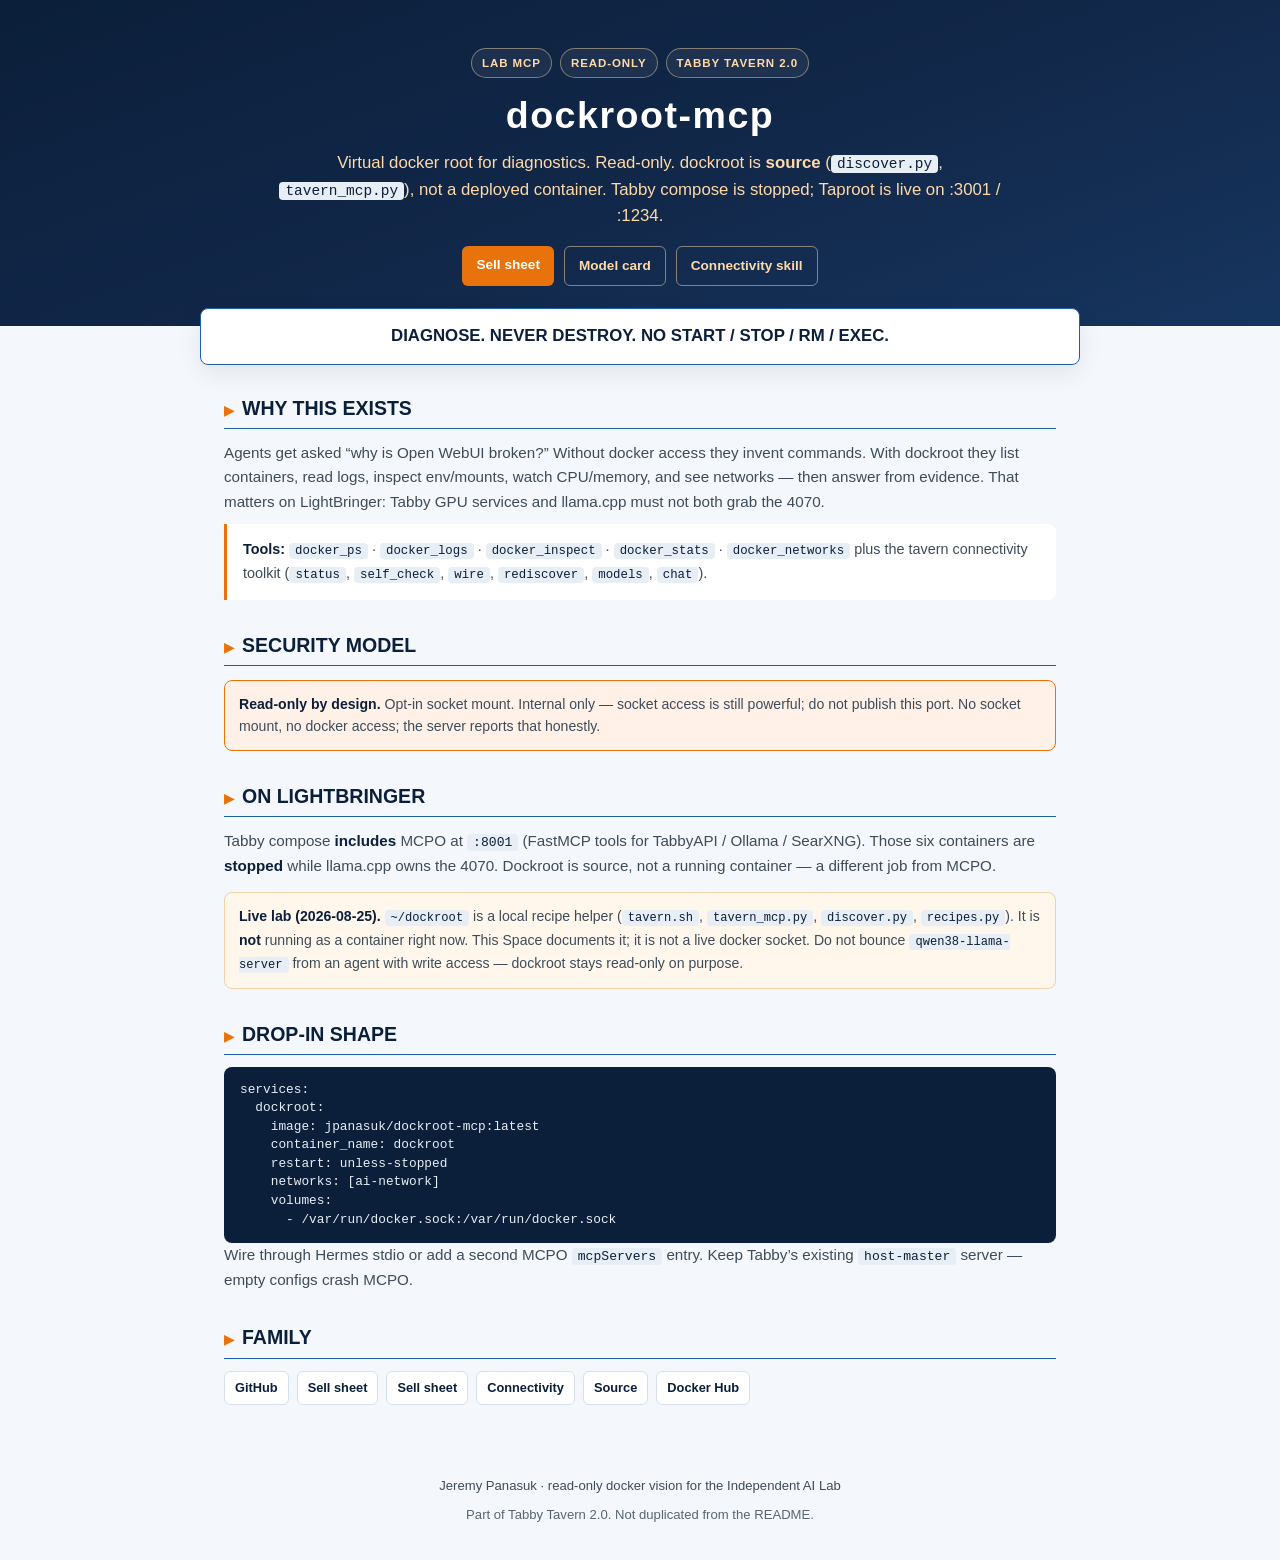
<file: docs/spaces/dockroot-mcp/index.html>
<!DOCTYPE html>
<html lang="en">
<head>
<meta charset="UTF-8">
<meta name="viewport" content="width=device-width, initial-scale=1.0">
<title>dockroot-mcp — read-only docker vision</title>
<meta name="description" content="Tabby Tavern 2.0 docker vision: read-only MCP tools plus the local ~/dockroot helper on LightBringer.">
<link rel="stylesheet" href="tavern.css">
</head>
<body>

<div class="banner">
  <div class="badge-row">
    <span class="badge">Lab MCP</span>
    <span class="badge">Read-only</span>
    <span class="badge">Tabby Tavern 2.0</span>
  </div>
  <h1>dockroot-mcp</h1>
  <p class="tagline">Virtual docker root for diagnostics. Read-only. dockroot is <b>source</b> (<code>discover.py</code>, <code>tavern_mcp.py</code>), not a deployed container. Tabby compose is stopped; Taproot is live on :3001 / :1234.</p>
  <div class="links">
    <a href="https://huggingface.co/spaces/jpanasuk/tabby-tavern-sell-sheet">Sell sheet</a>
    <a class="ghost" href="https://huggingface.co/jpanasuk/tabby-tavern-stack">Model card</a>
    <a class="ghost" href="https://huggingface.co/spaces/jpanasuk/local-ai-stack-connectivity">Connectivity skill</a>
  </div>
</div>

<div class="kicker-wrap">
  <div class="kicker">
    <p>DIAGNOSE. NEVER DESTROY. NO START / STOP / RM / EXEC.</p>
  </div>
</div>

<div class="container">
  <div class="section">
    <h2>WHY THIS EXISTS</h2>
    <hr>
    <p>Agents get asked “why is Open WebUI broken?” Without docker access they invent commands. With dockroot they list containers, read logs, inspect env/mounts, watch CPU/memory, and see networks — then answer from evidence. That matters on LightBringer: Tabby GPU services and llama.cpp must not both grab the 4070.</p>
    <div class="rule">
      <strong>Tools:</strong> <code>docker_ps</code> · <code>docker_logs</code> · <code>docker_inspect</code> · <code>docker_stats</code> · <code>docker_networks</code>
      plus the tavern connectivity toolkit (<code>status</code>, <code>self_check</code>, <code>wire</code>, <code>rediscover</code>, <code>models</code>, <code>chat</code>).
    </div>
  </div>

  <div class="section">
    <h2>SECURITY MODEL</h2>
    <hr>
    <div class="vram">
      <b>Read-only by design.</b> Opt-in socket mount. Internal only — socket access is still powerful; do not publish this port. No socket mount, no docker access; the server reports that honestly.
    </div>
  </div>

  <div class="section">
    <h2>ON LIGHTBRINGER</h2>
    <hr>
    <p>Tabby compose <b>includes</b> MCPO at <code>:8001</code> (FastMCP tools for TabbyAPI / Ollama / SearXNG). Those six containers are <b>stopped</b> while llama.cpp owns the 4070. Dockroot is source, not a running container — a different job from MCPO.</p>
    <div class="note">
      <b>Live lab (2026-08-25).</b> <code>~/dockroot</code> is a local recipe helper (<code>tavern.sh</code>, <code>tavern_mcp.py</code>, <code>discover.py</code>, <code>recipes.py</code>). It is <b>not</b> running as a container right now. This Space documents it; it is not a live docker socket. Do not bounce <code>qwen38-llama-server</code> from an agent with write access — dockroot stays read-only on purpose.
    </div>
  </div>

  <div class="section">
    <h2>DROP-IN SHAPE</h2>
    <hr>
    <pre>services:
  dockroot:
    image: jpanasuk/dockroot-mcp:latest
    container_name: dockroot
    restart: unless-stopped
    networks: [ai-network]
    volumes:
      - /var/run/docker.sock:/var/run/docker.sock</pre>
    <p>Wire through Hermes stdio or add a second MCPO <code>mcpServers</code> entry. Keep Tabby’s existing <code>host-master</code> server — empty configs crash MCPO.</p>
  </div>

  <div class="section">
    <h2>FAMILY</h2>
    <hr>
    <div class="family">
      <a href="https://github.com/jpanasuk-netizen/tabby-tavern-stack">GitHub</a>
      <a href="https://huggingface.co/spaces/jpanasuk/tabby-tavern-sell-sheet">Sell sheet</a>
      <a href="https://huggingface.co/spaces/jpanasuk/tabby-tavern-sell-sheet">Sell sheet</a>
      <a href="https://huggingface.co/spaces/jpanasuk/local-ai-stack-connectivity">Connectivity</a>
      <a href="https://huggingface.co/jpanasuk/dockroot-mcp-source">Source</a>
      <a href="https://hub.docker.com/r/jpanasuk/dockroot-mcp">Docker Hub</a>
    </div>
  </div>
</div>

<div class="footer">
  <p>Jeremy Panasuk · read-only docker vision for the Independent AI Lab</p>
  <p class="refs">Part of Tabby Tavern 2.0. Not duplicated from the README.</p>
</div>

</body>
</html>
</file>
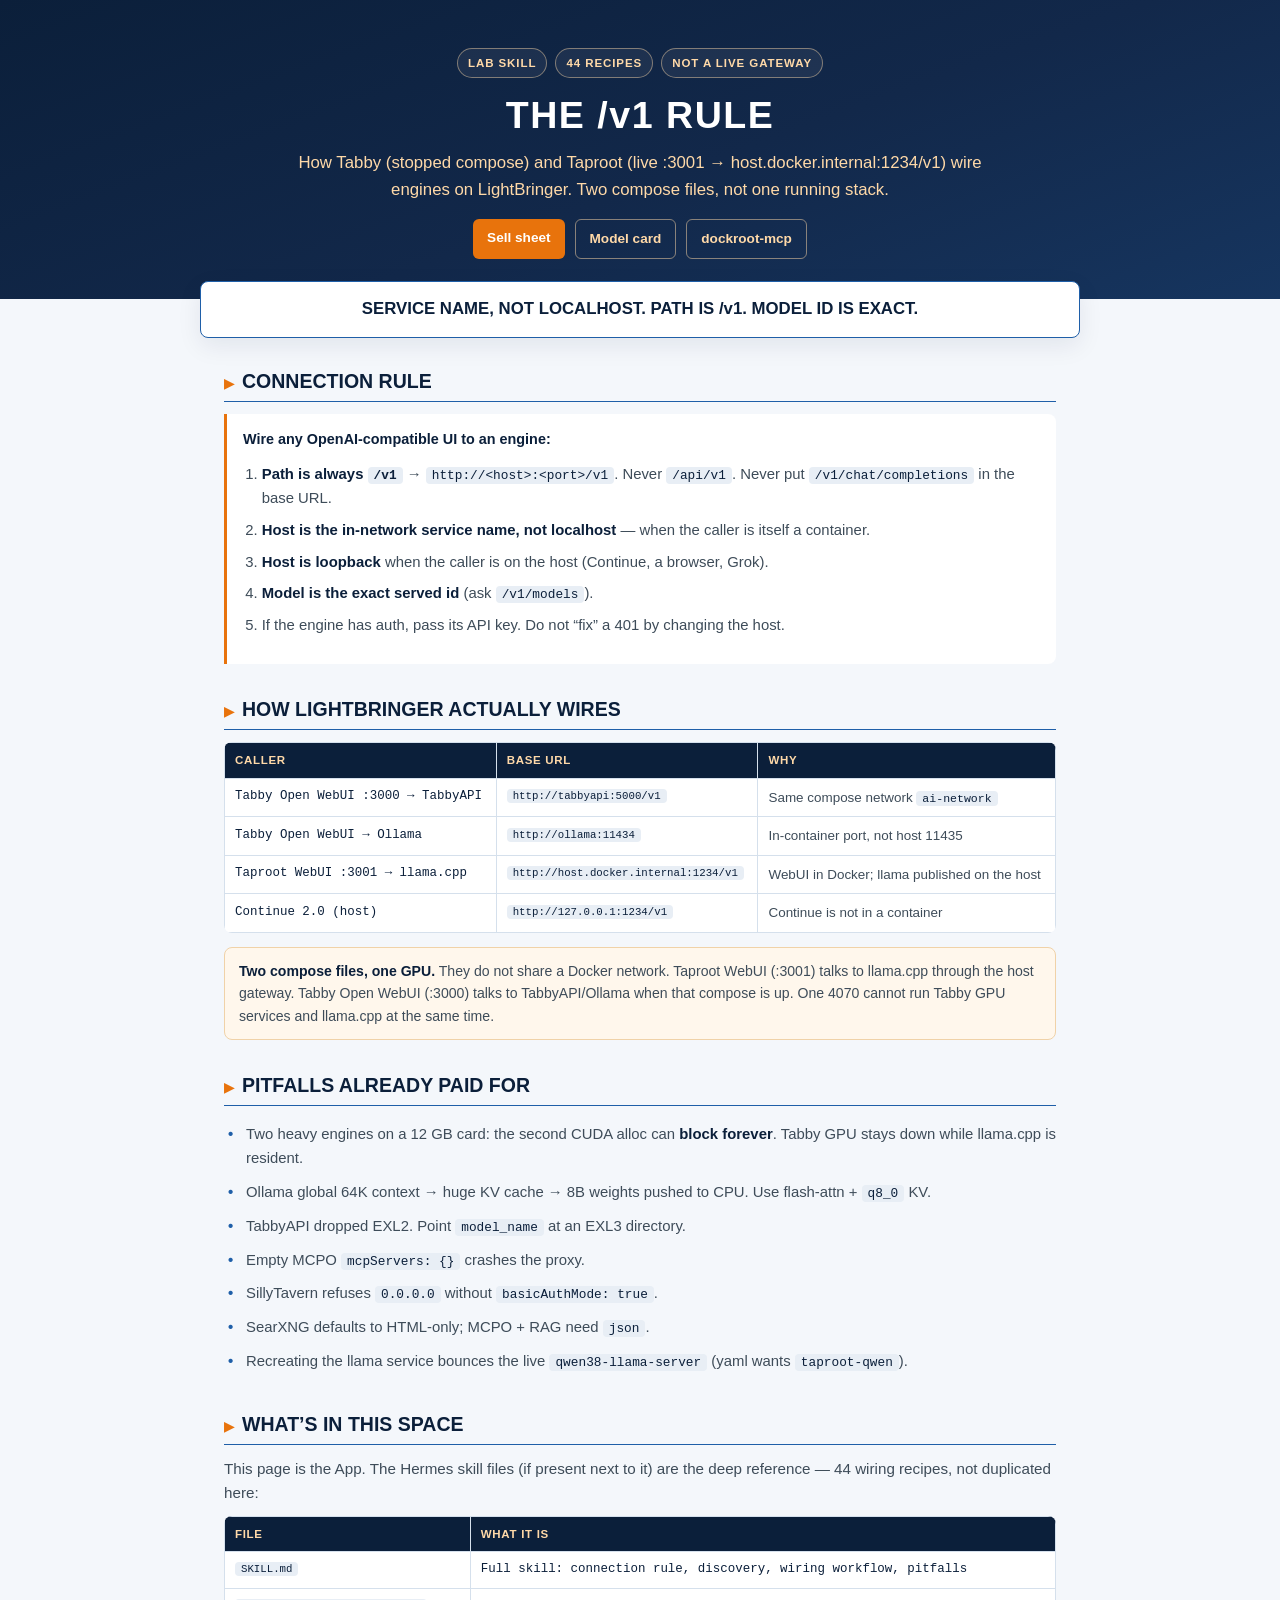
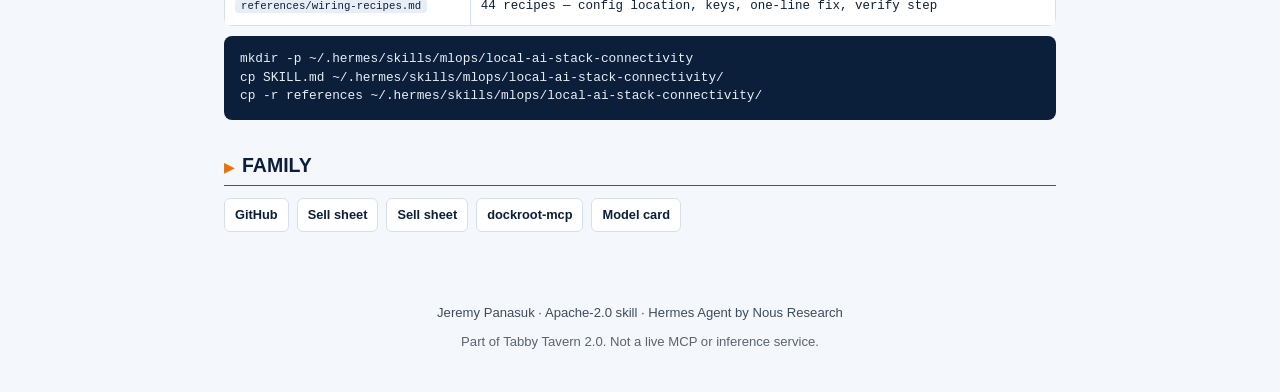
<file: docs/spaces/local-ai-stack-connectivity/index.html>
<!DOCTYPE html>
<html lang="en">
<head>
<meta charset="UTF-8">
<meta name="viewport" content="width=device-width, initial-scale=1.0">
<title>Local AI stack connectivity — the /v1 rule</title>
<meta name="description" content="Tabby Tavern 2.0 connectivity skill: the /v1 rule for wiring Tabby EXL3 compose and Taproot llama.cpp 262k, Continue, and MCP. 44 recipes.">
<link rel="stylesheet" href="tavern.css">
</head>
<body>

<div class="banner">
  <div class="badge-row">
    <span class="badge">Lab skill</span>
    <span class="badge">44 recipes</span>
    <span class="badge">Not a live gateway</span>
  </div>
  <h1>THE /v1 RULE</h1>
  <p class="tagline">How Tabby (stopped compose) and Taproot (live :3001 → host.docker.internal:1234/v1) wire engines on LightBringer. Two compose files, not one running stack.</p>
  <div class="links">
    <a href="https://huggingface.co/spaces/jpanasuk/tabby-tavern-sell-sheet">Sell sheet</a>
    <a class="ghost" href="https://huggingface.co/jpanasuk/tabby-tavern-stack">Model card</a>
    <a class="ghost" href="https://huggingface.co/spaces/jpanasuk/dockroot-mcp">dockroot-mcp</a>
  </div>
</div>

<div class="kicker-wrap">
  <div class="kicker">
    <p>SERVICE NAME, NOT LOCALHOST. PATH IS /v1. MODEL ID IS EXACT.</p>
  </div>
</div>

<div class="container">
  <div class="section">
    <h2>CONNECTION RULE</h2>
    <hr>
    <div class="rule">
      <strong>Wire any OpenAI-compatible UI to an engine:</strong>
      <ol>
        <li><b>Path is always <code>/v1</code></b> → <code>http://&lt;host&gt;:&lt;port&gt;/v1</code>. Never <code>/api/v1</code>. Never put <code>/v1/chat/completions</code> in the base URL.</li>
        <li><b>Host is the in-network service name, not localhost</b> — when the caller is itself a container.</li>
        <li><b>Host is loopback</b> when the caller is on the host (Continue, a browser, Grok).</li>
        <li><b>Model is the exact served id</b> (ask <code>/v1/models</code>).</li>
        <li>If the engine has auth, pass its API key. Do not “fix” a 401 by changing the host.</li>
      </ol>
    </div>
  </div>

  <div class="section">
    <h2>HOW LIGHTBRINGER ACTUALLY WIRES</h2>
    <hr>
    <table class="ports">
      <tr><th>Caller</th><th>Base URL</th><th>Why</th></tr>
      <tr><td>Tabby Open WebUI :3000 → TabbyAPI</td><td><code>http://tabbyapi:5000/v1</code></td><td>Same compose network <code>ai-network</code></td></tr>
      <tr><td>Tabby Open WebUI → Ollama</td><td><code>http://ollama:11434</code></td><td>In-container port, not host 11435</td></tr>
      <tr><td>Taproot WebUI :3001 → llama.cpp</td><td><code>http://host.docker.internal:1234/v1</code></td><td>WebUI in Docker; llama published on the host</td></tr>
      <tr><td>Continue 2.0 (host)</td><td><code>http://127.0.0.1:1234/v1</code></td><td>Continue is not in a container</td></tr>
    </table>
    <div class="note">
      <b>Two compose files, one GPU.</b> They do not share a Docker network. Taproot WebUI (:3001) talks to llama.cpp through the host gateway. Tabby Open WebUI (:3000) talks to TabbyAPI/Ollama when that compose is up. One 4070 cannot run Tabby GPU services and llama.cpp at the same time.
    </div>
  </div>

  <div class="section">
    <h2>PITFALLS ALREADY PAID FOR</h2>
    <hr>
    <ul>
      <li>Two heavy engines on a 12 GB card: the second CUDA alloc can <b>block forever</b>. Tabby GPU stays down while llama.cpp is resident.</li>
      <li>Ollama global 64K context → huge KV cache → 8B weights pushed to CPU. Use flash-attn + <code>q8_0</code> KV.</li>
      <li>TabbyAPI dropped EXL2. Point <code>model_name</code> at an EXL3 directory.</li>
      <li>Empty MCPO <code>mcpServers: {}</code> crashes the proxy.</li>
      <li>SillyTavern refuses <code>0.0.0.0</code> without <code>basicAuthMode: true</code>.</li>
      <li>SearXNG defaults to HTML-only; MCPO + RAG need <code>json</code>.</li>
      <li>Recreating the llama service bounces the live <code>qwen38-llama-server</code> (yaml wants <code>taproot-qwen</code>).</li>
    </ul>
  </div>

  <div class="section">
    <h2>WHAT’S IN THIS SPACE</h2>
    <hr>
    <p>This page is the App. The Hermes skill files (if present next to it) are the deep reference — 44 wiring recipes, not duplicated here:</p>
    <table class="ports">
      <tr><th>File</th><th>What it is</th></tr>
      <tr><td><code>SKILL.md</code></td><td>Full skill: connection rule, discovery, wiring workflow, pitfalls</td></tr>
      <tr><td><code>references/wiring-recipes.md</code></td><td>44 recipes — config location, keys, one-line fix, verify step</td></tr>
    </table>
    <pre>mkdir -p ~/.hermes/skills/mlops/local-ai-stack-connectivity
cp SKILL.md ~/.hermes/skills/mlops/local-ai-stack-connectivity/
cp -r references ~/.hermes/skills/mlops/local-ai-stack-connectivity/</pre>
  </div>

  <div class="section">
    <h2>FAMILY</h2>
    <hr>
    <div class="family">
      <a href="https://github.com/jpanasuk-netizen/tabby-tavern-stack">GitHub</a>
      <a href="https://huggingface.co/spaces/jpanasuk/tabby-tavern-sell-sheet">Sell sheet</a>
      <a href="https://huggingface.co/spaces/jpanasuk/tabby-tavern-sell-sheet">Sell sheet</a>
      <a href="https://huggingface.co/spaces/jpanasuk/dockroot-mcp">dockroot-mcp</a>
      <a href="https://huggingface.co/jpanasuk/tabby-tavern-stack">Model card</a>
    </div>
  </div>
</div>

<div class="footer">
  <p>Jeremy Panasuk · Apache-2.0 skill · Hermes Agent by Nous Research</p>
  <p class="refs">Part of Tabby Tavern 2.0. Not a live MCP or inference service.</p>
</div>

</body>
</html>
</file>
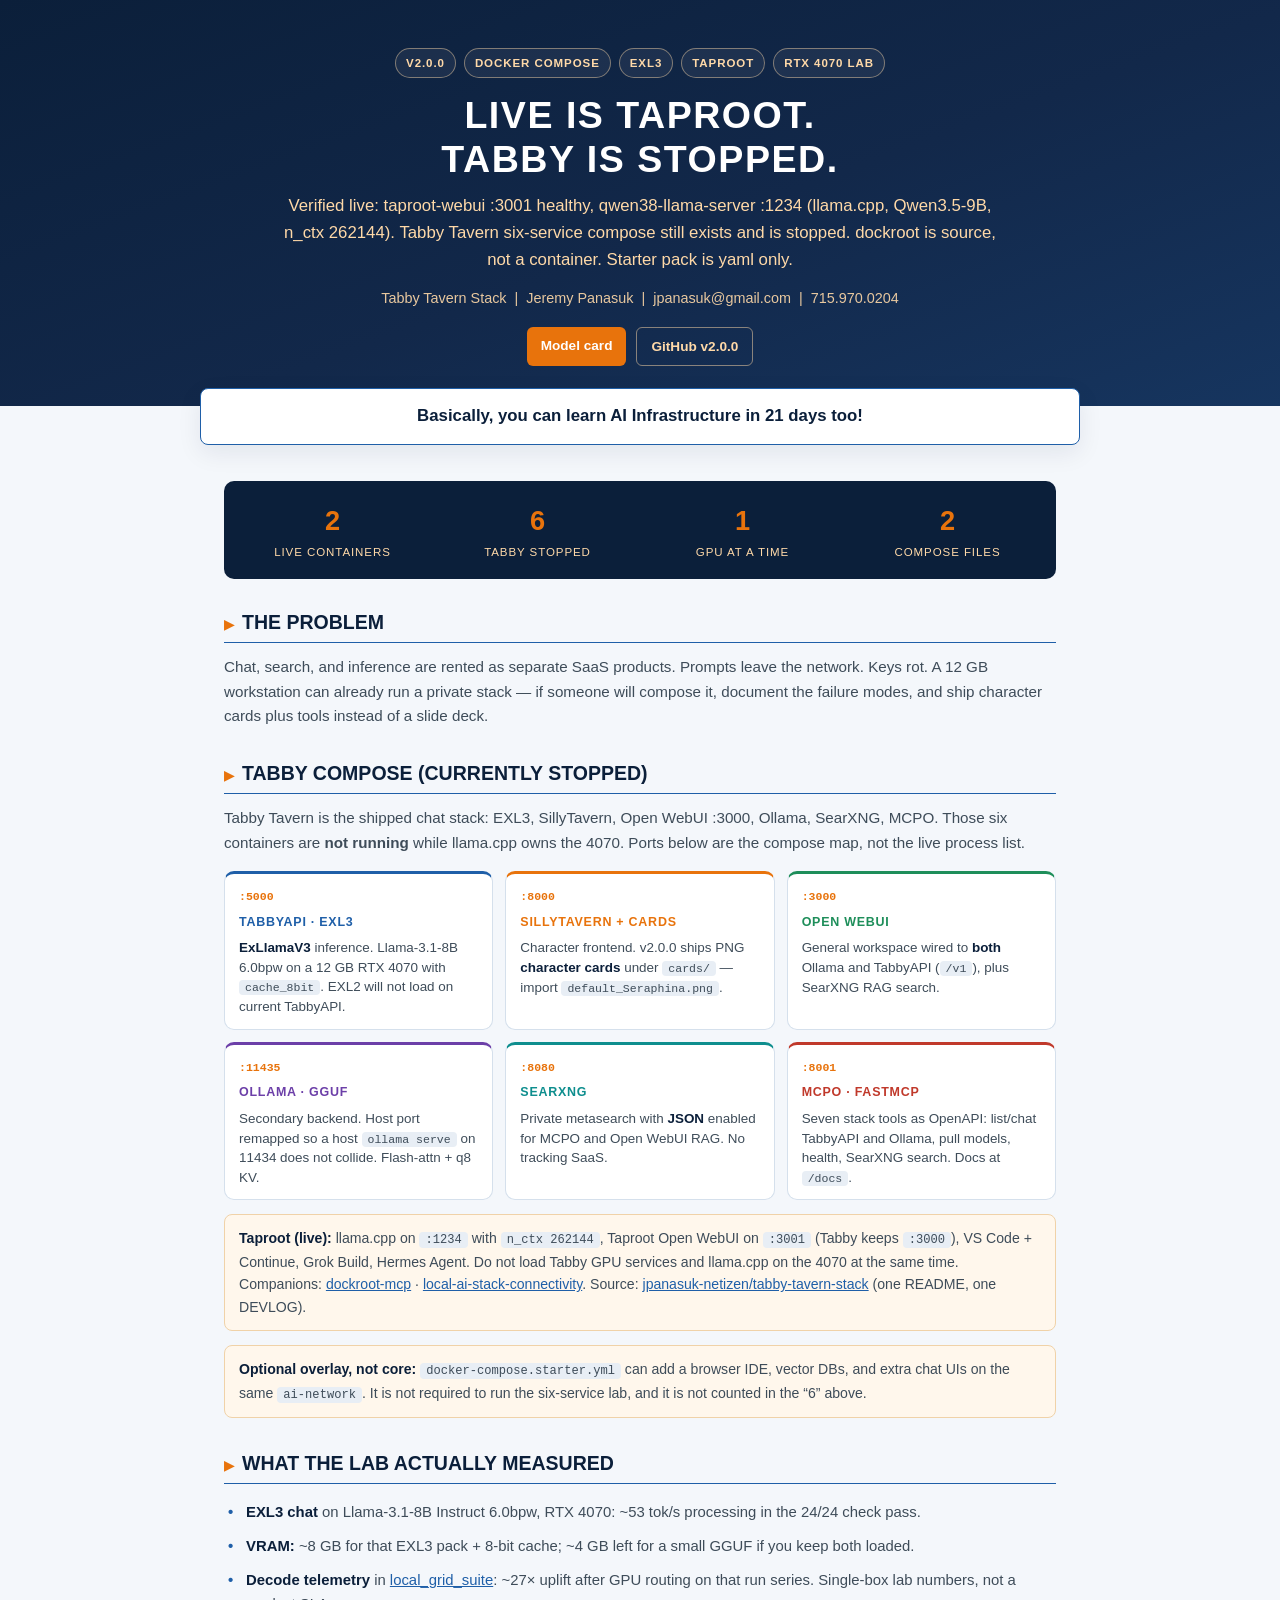
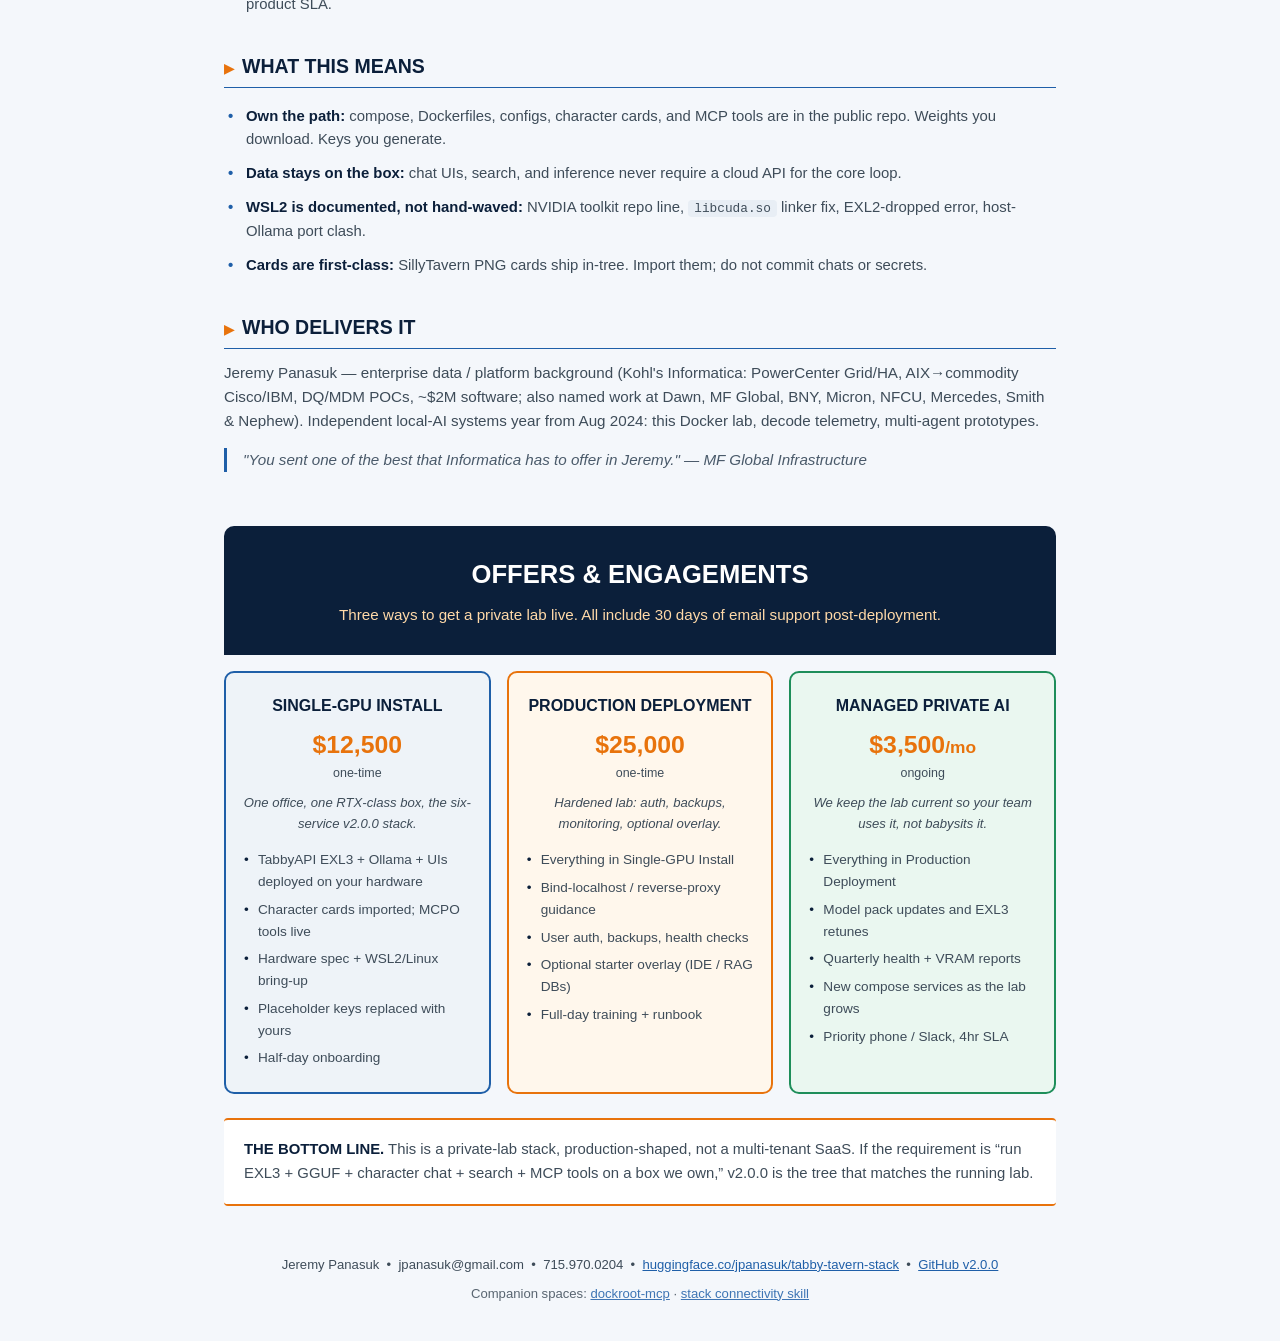
<file: docs/spaces/tabby-tavern-sell-sheet/index.html>
<!DOCTYPE html>
<html lang="en">
<head>
<meta charset="UTF-8">
<meta name="viewport" content="width=device-width, initial-scale=1.0">
<title>Tabby Tavern + Taproot — Live vs shipped</title>
<meta name="description" content="Live now: Taproot Open WebUI :3001 into llama.cpp :1234. Tabby Tavern compose is stopped. One 4070, two stacks, not a merged runtime. Basically, you can learn AI Infrastructure in 21 days too!">
<style>
  :root {
    --navy: #0B1F3A;
    --navy-2: #12284a;
    --blue: #1F5FA8;
    --accent: #E8730C;
    --light: #EEF3F8;
    --gray: #3E4C59;
    --green: #1E8E5A;
    --cream: #FFF7EC;
    --tag: #FFD9A8;
    --ink: #0B1F3A;
    --line: #d5e0ec;
  }
  * { margin: 0; padding: 0; box-sizing: border-box; }
  body {
    font-family: -apple-system, BlinkMacSystemFont, "Segoe UI", Roboto, Helvetica, Arial, sans-serif;
    background: #f4f7fb;
    color: var(--gray);
    line-height: 1.6;
    -webkit-font-smoothing: antialiased;
  }
  a { color: var(--blue); }
  code {
    font-family: ui-monospace, SFMono-Regular, Menlo, Consolas, monospace;
    font-size: 0.86em;
    background: #e8eef5;
    padding: 1px 6px;
    border-radius: 4px;
  }

  .banner {
    background: linear-gradient(160deg, var(--navy) 0%, var(--navy-2) 55%, #16355f 100%);
    color: white;
    text-align: center;
    padding: 48px 24px 40px;
  }
  .badge-row {
    display: flex;
    flex-wrap: wrap;
    justify-content: center;
    gap: 8px;
    margin-bottom: 16px;
  }
  .badge {
    display: inline-block;
    font-size: 0.72rem;
    font-weight: 700;
    letter-spacing: 0.08em;
    text-transform: uppercase;
    padding: 5px 10px;
    border-radius: 999px;
    border: 1px solid rgba(255,217,168,0.45);
    color: var(--tag);
    background: rgba(255,255,255,0.06);
  }
  .banner h1 {
    font-size: clamp(1.6rem, 4vw, 2.35rem);
    font-weight: 800;
    letter-spacing: 0.04em;
    margin-bottom: 12px;
    line-height: 1.15;
  }
  .banner .tagline {
    font-size: 1.05rem;
    color: var(--tag);
    max-width: 720px;
    margin: 0 auto 14px;
  }
  .banner .contact { font-size: 0.9rem; color: var(--tag); opacity: 0.9; }
  .banner .links {
    margin-top: 16px;
    display: flex;
    flex-wrap: wrap;
    justify-content: center;
    gap: 10px;
  }
  .banner .links a {
    color: white;
    text-decoration: none;
    background: var(--accent);
    font-weight: 700;
    font-size: 0.85rem;
    padding: 8px 14px;
    border-radius: 6px;
  }
  .banner .links a.ghost {
    background: transparent;
    border: 1px solid rgba(255,217,168,0.5);
    color: var(--tag);
  }

  .kicker-wrap { padding: 0 24px; }
  .kicker {
    background: white;
    border: 1.5px solid var(--blue);
    text-align: center;
    padding: 14px 20px;
    margin: -18px auto 0;
    max-width: 880px;
    border-radius: 8px;
    position: relative;
    z-index: 1;
    box-shadow: 0 8px 24px rgba(11,31,58,0.08);
  }
  .kicker p { font-size: 1.05rem; font-weight: 800; color: var(--navy); }

  .container { max-width: 880px; margin: 0 auto; padding: 28px 24px 24px; }

  .stats-bar {
    display: grid;
    grid-template-columns: repeat(2, 1fr);
    gap: 12px;
    background: var(--navy);
    color: white;
    border-radius: 10px;
    padding: 18px 12px;
    margin: 8px 0 28px;
  }
  @media (min-width: 640px) {
    .stats-bar { grid-template-columns: repeat(4, 1fr); }
  }
  @media (max-width: 639px) {
    .banner { padding: 36px 16px 32px; }
    .banner h1 { font-size: 1.28rem; letter-spacing: 0; }
    .banner .tagline { font-size: 0.9rem; }
    .banner .contact { font-size: 0.8rem; line-height: 1.45; }
    .badge { font-size: 0.65rem; padding: 4px 8px; }
    .kicker { margin-left: 0; margin-right: 0; padding: 12px 12px; }
    .kicker p { font-size: 0.8rem; line-height: 1.35; }
    .container { padding: 22px 16px 16px; }
    .stat .num { font-size: 1.45rem; }
    .stat .label { font-size: 0.62rem; letter-spacing: 0.04em; }
    .cap-card { min-height: 0; }
    .section h2 { font-size: 1.08rem; }
  }
  .stat { text-align: center; }
  .stat .num { font-size: 1.7rem; font-weight: 800; color: var(--accent); }
  .stat .label {
    font-size: 0.72rem;
    color: var(--tag);
    text-transform: uppercase;
    letter-spacing: 0.08em;
  }

  .section { margin-bottom: 30px; }
  .section h2 {
    font-size: 1.22rem;
    font-weight: 800;
    color: var(--navy);
    margin-bottom: 4px;
  }
  .section h2::before {
    content: "\25B6";
    color: var(--accent);
    margin-right: 8px;
    font-size: 0.8rem;
  }
  .section hr {
    border: none;
    border-top: 1.5px solid var(--blue);
    margin-bottom: 12px;
  }
  .section p { font-size: 0.95rem; margin-bottom: 10px; }
  .section ul { list-style: none; }
  .section ul li {
    font-size: 0.93rem;
    padding: 5px 0 5px 22px;
    position: relative;
  }
  .section ul li::before {
    content: "\2022";
    position: absolute;
    left: 4px;
    color: var(--blue);
    font-weight: bold;
  }
  .section ul li b { color: var(--navy); }

  .cap-grid {
    display: grid;
    grid-template-columns: 1fr;
    gap: 12px;
    margin-top: 16px;
  }
  @media (min-width: 640px) { .cap-grid { grid-template-columns: 1fr 1fr; } }
  @media (min-width: 900px) { .cap-grid { grid-template-columns: 1fr 1fr 1fr; } }
  .cap-card {
    border: 1.5px solid var(--line);
    border-radius: 10px;
    padding: 14px 14px 12px;
    background: white;
    min-height: 132px;
  }
  .cap-card h3 {
    font-size: 0.78rem;
    font-weight: 800;
    text-transform: uppercase;
    letter-spacing: 0.06em;
    margin-bottom: 6px;
  }
  .cap-card p { font-size: 0.84rem; margin: 0; line-height: 1.45; }
  .cap-card p b { color: var(--navy); }
  .cap-card .port { font-family: ui-monospace, SFMono-Regular, Menlo, Consolas, monospace; font-size: 0.72rem; color: var(--accent); font-weight: 700; margin-bottom: 6px; }
  .c1 { border-top: 3px solid var(--blue); }
  .c1 h3 { color: var(--blue); }
  .c2 { border-top: 3px solid var(--accent); }
  .c2 h3 { color: var(--accent); }
  .c3 { border-top: 3px solid var(--green); }
  .c3 h3 { color: var(--green); }
  .c4 { border-top: 3px solid #6C3FA8; }
  .c4 h3 { color: #6C3FA8; }
  .c5 { border-top: 3px solid #0E8E8E; }
  .c5 h3 { color: #0E8E8E; }
  .c6 { border-top: 3px solid #C0392B; }
  .c6 h3 { color: #C0392B; }

  .note {
    background: var(--cream);
    border: 1px solid #f0d2a8;
    border-radius: 8px;
    padding: 12px 14px;
    font-size: 0.88rem;
    margin-top: 14px;
  }
  .note b { color: var(--navy); }

  .quote {
    font-style: italic;
    color: #4A5A6A;
    border-left: 3px solid var(--blue);
    padding-left: 16px;
    margin: 14px 0 0;
    font-size: 0.92rem;
  }

  .pricing-header {
    background: var(--navy);
    color: white;
    text-align: center;
    padding: 28px 24px;
    border-radius: 10px 10px 0 0;
  }
  .pricing-header h2 { font-size: 1.6rem; font-weight: 800; color: white; }
  .pricing-header h2::before { display: none; }
  .pricing-header p { color: var(--tag); font-size: 0.95rem; margin-top: 8px; }

  .tiers {
    display: grid;
    grid-template-columns: 1fr;
    gap: 16px;
    margin-top: 16px;
  }
  @media (min-width: 768px) { .tiers { grid-template-columns: repeat(3, 1fr); } }
  .tier-card {
    border: 2px solid;
    border-radius: 10px;
    padding: 20px 16px;
    text-align: center;
    background: white;
  }
  .tier-card.blue { border-color: var(--blue); background: var(--light); }
  .tier-card.accent { border-color: var(--accent); background: var(--cream); }
  .tier-card.green { border-color: var(--green); background: #EAF7F0; }
  .tier-card h3 { font-size: 1.0rem; font-weight: 800; color: var(--navy); margin-bottom: 6px; }
  .tier-card .price { font-size: 1.55rem; font-weight: 800; color: var(--accent); }
  .tier-card .price-sub { font-size: 0.78rem; margin-bottom: 8px; }
  .tier-card .who { font-style: italic; font-size: 0.82rem; margin-bottom: 12px; min-height: 42px; }
  .tier-card ul { list-style: none; text-align: left; }
  .tier-card ul li { font-size: 0.85rem; padding: 3px 0 3px 16px; position: relative; }
  .tier-card ul li::before { content: "\2022"; position: absolute; left: 2px; color: var(--navy); }

  .bottom-line {
    background: white;
    border-top: 2px solid var(--accent);
    border-bottom: 2px solid var(--accent);
    padding: 18px 20px;
    margin: 24px 0 8px;
    border-radius: 4px;
  }
  .bottom-line p { font-size: 0.93rem; }
  .bottom-line b { color: var(--navy); }

  .footer {
    text-align: center;
    padding: 16px 24px 40px;
    font-size: 0.82rem;
  }
  .footer .refs { margin-top: 8px; opacity: 0.85; }
</style>
</head>
<body>

<div class="banner">
  <div class="badge-row">
    <span class="badge">v2.0.0</span>
    <span class="badge">Docker Compose</span>
    <span class="badge">EXL3</span>
    <span class="badge">Taproot</span>
    <span class="badge">RTX 4070 lab</span>
  </div>
  <h1>LIVE IS TAPROOT.<br>TABBY IS STOPPED.</h1>
  <p class="tagline">Verified live: taproot-webui :3001 healthy, qwen38-llama-server :1234 (llama.cpp, Qwen3.5-9B, n_ctx 262144). Tabby Tavern six-service compose still exists and is stopped. dockroot is source, not a container. Starter pack is yaml only.</p>
  <p class="contact">Tabby Tavern Stack &nbsp;|&nbsp; Jeremy Panasuk &nbsp;|&nbsp; jpanasuk@gmail.com &nbsp;|&nbsp; 715.970.0204</p>
  <div class="links">
    <a href="https://huggingface.co/jpanasuk/tabby-tavern-stack">Model card</a>
    <a class="ghost" href="https://github.com/jpanasuk-netizen/tabby-tavern-stack/releases/tag/v2.0.0">GitHub v2.0.0</a>
  </div>
</div>

<div class="kicker-wrap">
  <div class="kicker">
    <p>Basically, you can learn AI Infrastructure in 21 days too!</p>
  </div>
</div>

<div class="container">
  <div class="stats-bar">
    <div class="stat"><div class="num">2</div><div class="label">Live containers</div></div>
    <div class="stat"><div class="num">6</div><div class="label">Tabby stopped</div></div>
    <div class="stat"><div class="num">1</div><div class="label">GPU at a time</div></div>
    <div class="stat"><div class="num">2</div><div class="label">Compose files</div></div>
  </div>

  <div class="section">
    <h2>THE PROBLEM</h2>
    <hr>
    <p>Chat, search, and inference are rented as separate SaaS products. Prompts leave the network. Keys rot. A 12 GB workstation can already run a private stack &mdash; if someone will compose it, document the failure modes, and ship character cards plus tools instead of a slide deck.</p>
  </div>

  <div class="section">
    <h2>TABBY COMPOSE (CURRENTLY STOPPED)</h2>
    <hr>
    <p>Tabby Tavern is the shipped chat stack: EXL3, SillyTavern, Open WebUI :3000, Ollama, SearXNG, MCPO. Those six containers are <b>not running</b> while llama.cpp owns the 4070. Ports below are the compose map, not the live process list.</p>

    <div class="cap-grid">
      <div class="cap-card c1">
        <div class="port">:5000</div>
        <h3>TabbyAPI · EXL3</h3>
        <p><b>ExLlamaV3</b> inference. Llama-3.1-8B 6.0bpw on a 12 GB RTX 4070 with <code>cache_8bit</code>. EXL2 will not load on current TabbyAPI.</p>
      </div>
      <div class="cap-card c2">
        <div class="port">:8000</div>
        <h3>SillyTavern + cards</h3>
        <p>Character frontend. v2.0.0 ships PNG <b>character cards</b> under <code>cards/</code> &mdash; import <code>default_Seraphina.png</code>.</p>
      </div>
      <div class="cap-card c3">
        <div class="port">:3000</div>
        <h3>Open WebUI</h3>
        <p>General workspace wired to <b>both</b> Ollama and TabbyAPI (<code>/v1</code>), plus SearXNG RAG search.</p>
      </div>
      <div class="cap-card c4">
        <div class="port">:11435</div>
        <h3>Ollama · GGUF</h3>
        <p>Secondary backend. Host port remapped so a host <code>ollama serve</code> on 11434 does not collide. Flash-attn + q8 KV.</p>
      </div>
      <div class="cap-card c5">
        <div class="port">:8080</div>
        <h3>SearXNG</h3>
        <p>Private metasearch with <b>JSON</b> enabled for MCPO and Open WebUI RAG. No tracking SaaS.</p>
      </div>
      <div class="cap-card c6">
        <div class="port">:8001</div>
        <h3>MCPO · FastMCP</h3>
        <p>Seven stack tools as OpenAPI: list/chat TabbyAPI and Ollama, pull models, health, SearXNG search. Docs at <code>/docs</code>.</p>
      </div>
    </div>

    <div class="note">
      <b>Taproot (live):</b> llama.cpp on <code>:1234</code> with <code>n_ctx 262144</code>, Taproot Open WebUI on <code>:3001</code> (Tabby keeps <code>:3000</code>), VS Code + Continue, Grok Build, Hermes Agent. Do not load Tabby GPU services and llama.cpp on the 4070 at the same time.
      Companions: <a href="https://huggingface.co/spaces/jpanasuk/dockroot-mcp">dockroot-mcp</a> · <a href="https://huggingface.co/spaces/jpanasuk/local-ai-stack-connectivity">local-ai-stack-connectivity</a>.
      Source: <a href="https://github.com/jpanasuk-netizen/tabby-tavern-stack">jpanasuk-netizen/tabby-tavern-stack</a> (one README, one DEVLOG).
    </div>

    <div class="note">
      <b>Optional overlay, not core:</b> <code>docker-compose.starter.yml</code> can add a browser IDE, vector DBs, and extra chat UIs on the same <code>ai-network</code>. It is not required to run the six-service lab, and it is not counted in the “6” above.
    </div>
  </div>

  <div class="section">
    <h2>WHAT THE LAB ACTUALLY MEASURED</h2>
    <hr>
    <ul>
      <li><b>EXL3 chat</b> on Llama-3.1-8B Instruct 6.0bpw, RTX 4070: ~53 tok/s processing in the 24/24 check pass.</li>
      <li><b>VRAM:</b> ~8 GB for that EXL3 pack + 8-bit cache; ~4 GB left for a small GGUF if you keep both loaded.</li>
      <li><b>Decode telemetry</b> in <a href="https://github.com/jpanasuk-netizen/local_grid_suite">local_grid_suite</a>: ~27× uplift after GPU routing on that run series. Single-box lab numbers, not a product SLA.</li>
    </ul>
  </div>

  <div class="section">
    <h2>WHAT THIS MEANS</h2>
    <hr>
    <ul>
      <li><b>Own the path:</b> compose, Dockerfiles, configs, character cards, and MCP tools are in the public repo. Weights you download. Keys you generate.</li>
      <li><b>Data stays on the box:</b> chat UIs, search, and inference never require a cloud API for the core loop.</li>
      <li><b>WSL2 is documented, not hand-waved:</b> NVIDIA toolkit repo line, <code>libcuda.so</code> linker fix, EXL2-dropped error, host-Ollama port clash.</li>
      <li><b>Cards are first-class:</b> SillyTavern PNG cards ship in-tree. Import them; do not commit chats or secrets.</li>
    </ul>
  </div>

  <div class="section">
    <h2>WHO DELIVERS IT</h2>
    <hr>
    <p>Jeremy Panasuk &mdash; enterprise data / platform background (Kohl's Informatica: PowerCenter Grid/HA, AIX&rarr;commodity Cisco/IBM, DQ/MDM POCs, ~$2M software; also named work at Dawn, MF Global, BNY, Micron, NFCU, Mercedes, Smith &amp; Nephew). Independent local-AI systems year from Aug 2024: this Docker lab, decode telemetry, multi-agent prototypes.</p>
    <p class="quote">"You sent one of the best that Informatica has to offer in Jeremy." &mdash; MF Global Infrastructure</p>
  </div>
</div>

<div class="container" style="padding-top:0;">
  <div class="pricing-header">
    <h2>OFFERS &amp; ENGAGEMENTS</h2>
    <p>Three ways to get a private lab live. All include 30 days of email support post-deployment.</p>
  </div>
  <div class="tiers">
    <div class="tier-card blue">
      <h3>SINGLE-GPU INSTALL</h3>
      <div class="price">$12,500</div>
      <div class="price-sub">one-time</div>
      <div class="who">One office, one RTX-class box, the six-service v2.0.0 stack.</div>
      <ul>
        <li>TabbyAPI EXL3 + Ollama + UIs deployed on your hardware</li>
        <li>Character cards imported; MCPO tools live</li>
        <li>Hardware spec + WSL2/Linux bring-up</li>
        <li>Placeholder keys replaced with yours</li>
        <li>Half-day onboarding</li>
      </ul>
    </div>
    <div class="tier-card accent">
      <h3>PRODUCTION DEPLOYMENT</h3>
      <div class="price">$25,000</div>
      <div class="price-sub">one-time</div>
      <div class="who">Hardened lab: auth, backups, monitoring, optional overlay.</div>
      <ul>
        <li>Everything in Single-GPU Install</li>
        <li>Bind-localhost / reverse-proxy guidance</li>
        <li>User auth, backups, health checks</li>
        <li>Optional starter overlay (IDE / RAG DBs)</li>
        <li>Full-day training + runbook</li>
      </ul>
    </div>
    <div class="tier-card green">
      <h3>MANAGED PRIVATE AI</h3>
      <div class="price">$3,500<span style="font-size:0.7em;">/mo</span></div>
      <div class="price-sub">ongoing</div>
      <div class="who">We keep the lab current so your team uses it, not babysits it.</div>
      <ul>
        <li>Everything in Production Deployment</li>
        <li>Model pack updates and EXL3 retunes</li>
        <li>Quarterly health + VRAM reports</li>
        <li>New compose services as the lab grows</li>
        <li>Priority phone / Slack, 4hr SLA</li>
      </ul>
    </div>
  </div>

  <div class="bottom-line">
    <p><b>THE BOTTOM LINE.</b> This is a private-lab stack, production-shaped, not a multi-tenant SaaS. If the requirement is “run EXL3 + GGUF + character chat + search + MCP tools on a box we own,” v2.0.0 is the tree that matches the running lab.</p>
  </div>
</div>

<div class="footer">
  <p>Jeremy Panasuk &nbsp;&bull;&nbsp; jpanasuk@gmail.com &nbsp;&bull;&nbsp; 715.970.0204 &nbsp;&bull;&nbsp; <a href="https://huggingface.co/jpanasuk/tabby-tavern-stack">huggingface.co/jpanasuk/tabby-tavern-stack</a> &nbsp;&bull;&nbsp; <a href="https://github.com/jpanasuk-netizen/tabby-tavern-stack/releases/tag/v2.0.0">GitHub v2.0.0</a></p>
  <p class="refs">Companion spaces: <a href="https://huggingface.co/spaces/jpanasuk/dockroot-mcp">dockroot-mcp</a> · <a href="https://huggingface.co/spaces/jpanasuk/local-ai-stack-connectivity">stack connectivity skill</a></p>
</div>

</body>
</html>
</file>
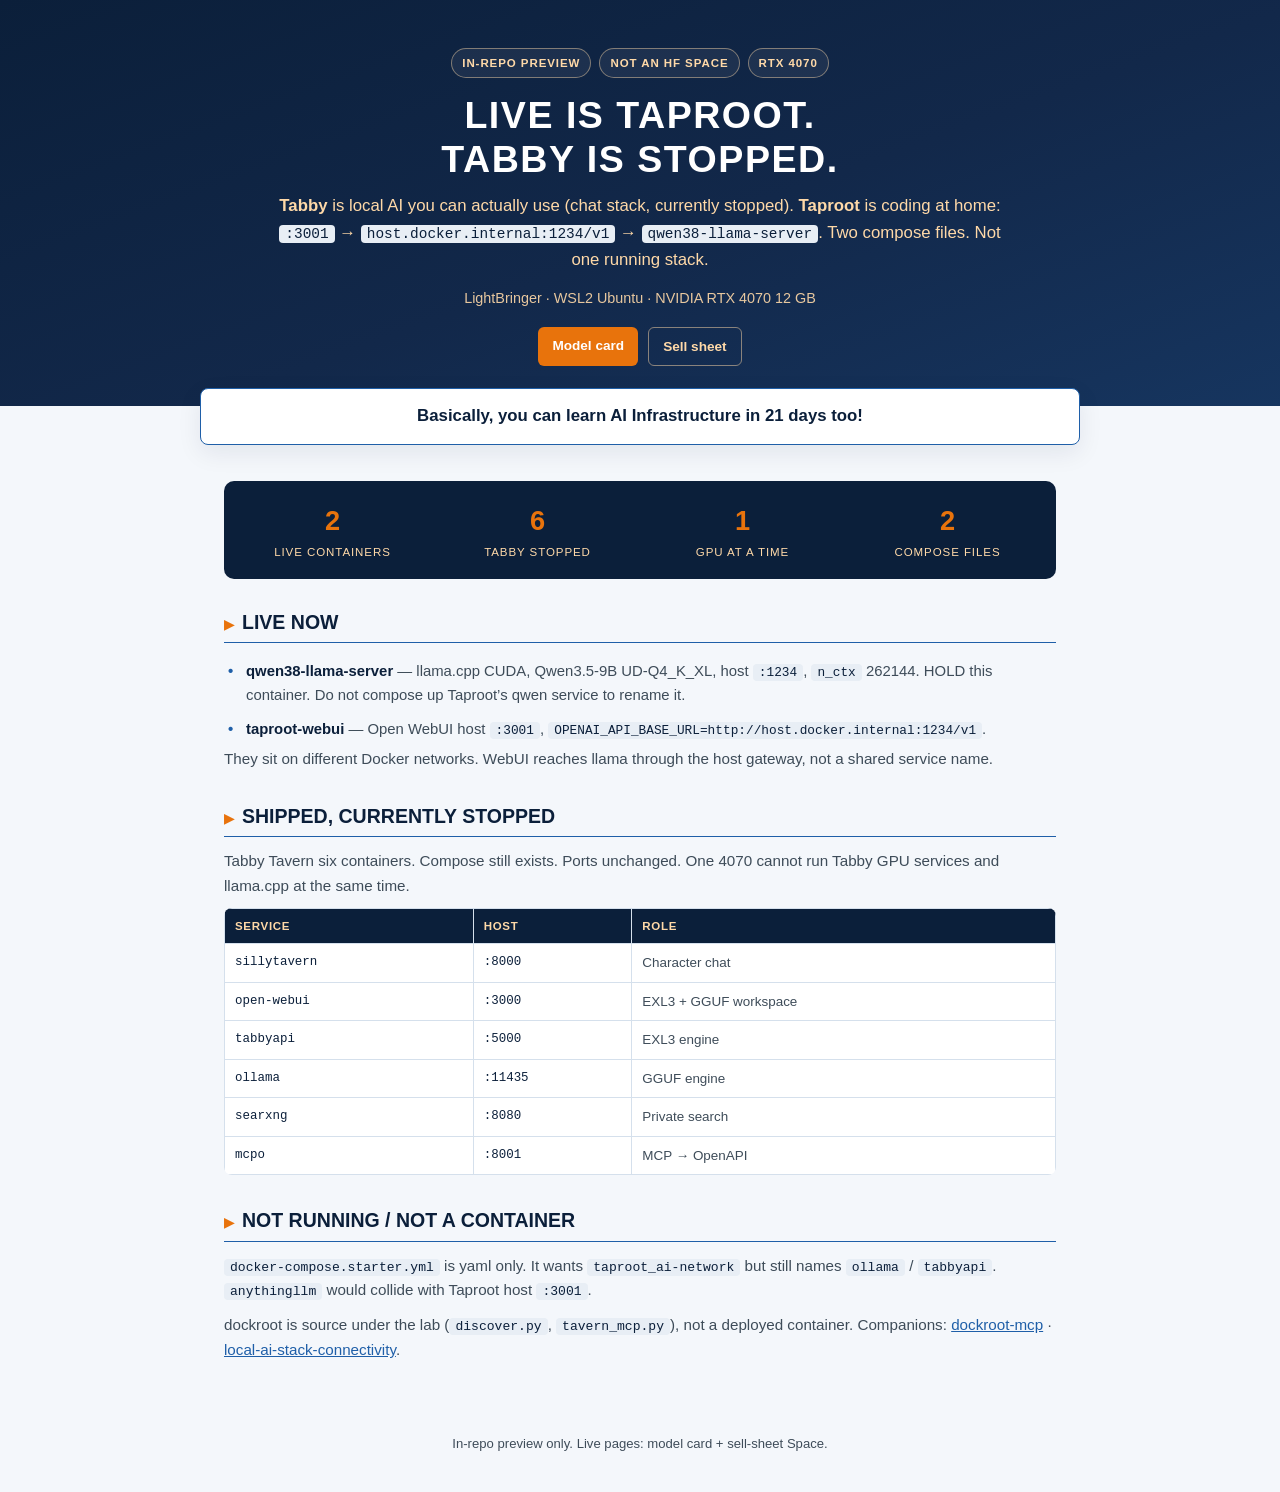
<file: docs/spaces/tabby-tavern-stack/index.html>
<!DOCTYPE html>
<html lang="en">
<head>
<meta charset="UTF-8">
<meta name="viewport" content="width=device-width, initial-scale=1.0">
<title>Tabby Tavern + Taproot — Live vs shipped (in-repo preview)</title>
<meta name="description" content="Live now: Taproot :3001 into llama.cpp :1234. Tabby compose is stopped. Two compose files, not one running stack.">
<link rel="stylesheet" href="tavern.css">
</head>
<body>

<div class="banner">
  <div class="badge-row">
    <span class="badge">In-repo preview</span>
    <span class="badge">Not an HF Space</span>
    <span class="badge">RTX 4070</span>
  </div>
  <h1>LIVE IS TAPROOT.<br>TABBY IS STOPPED.</h1>
  <p class="tagline"><b>Tabby</b> is local AI you can actually use (chat stack, currently stopped). <b>Taproot</b> is coding at home: <code>:3001</code> → <code>host.docker.internal:1234/v1</code> → <code>qwen38-llama-server</code>. Two compose files. Not one running stack.</p>
  <p class="contact">LightBringer · WSL2 Ubuntu · NVIDIA RTX 4070 12 GB</p>
  <div class="links">
    <a href="https://huggingface.co/jpanasuk/tabby-tavern-stack">Model card</a>
    <a class="ghost" href="https://huggingface.co/spaces/jpanasuk/tabby-tavern-sell-sheet">Sell sheet</a>
  </div>
</div>

<div class="kicker-wrap">
  <div class="kicker">
    <p>Basically, you can learn AI Infrastructure in 21 days too!</p>
  </div>
</div>

<div class="container">
  <div class="stats-bar">
    <div class="stat"><div class="num">2</div><div class="label">Live containers</div></div>
    <div class="stat"><div class="num">6</div><div class="label">Tabby stopped</div></div>
    <div class="stat"><div class="num">1</div><div class="label">GPU at a time</div></div>
    <div class="stat"><div class="num">2</div><div class="label">Compose files</div></div>
  </div>

  <div class="section">
    <h2>LIVE NOW</h2>
    <hr>
    <ul>
      <li><b>qwen38-llama-server</b> — llama.cpp CUDA, Qwen3.5-9B UD-Q4_K_XL, host <code>:1234</code>, <code>n_ctx</code> 262144. HOLD this container. Do not compose up Taproot’s qwen service to rename it.</li>
      <li><b>taproot-webui</b> — Open WebUI host <code>:3001</code>, <code>OPENAI_API_BASE_URL=http://host.docker.internal:1234/v1</code>.</li>
    </ul>
    <p>They sit on different Docker networks. WebUI reaches llama through the host gateway, not a shared service name.</p>
  </div>

  <div class="section">
    <h2>SHIPPED, CURRENTLY STOPPED</h2>
    <hr>
    <p>Tabby Tavern six containers. Compose still exists. Ports unchanged. One 4070 cannot run Tabby GPU services and llama.cpp at the same time.</p>
    <table class="ports">
      <tr><th>Service</th><th>Host</th><th>Role</th></tr>
      <tr><td>sillytavern</td><td>:8000</td><td>Character chat</td></tr>
      <tr><td>open-webui</td><td>:3000</td><td>EXL3 + GGUF workspace</td></tr>
      <tr><td>tabbyapi</td><td>:5000</td><td>EXL3 engine</td></tr>
      <tr><td>ollama</td><td>:11435</td><td>GGUF engine</td></tr>
      <tr><td>searxng</td><td>:8080</td><td>Private search</td></tr>
      <tr><td>mcpo</td><td>:8001</td><td>MCP → OpenAPI</td></tr>
    </table>
  </div>

  <div class="section">
    <h2>NOT RUNNING / NOT A CONTAINER</h2>
    <hr>
    <p><code>docker-compose.starter.yml</code> is yaml only. It wants <code>taproot_ai-network</code> but still names <code>ollama</code> / <code>tabbyapi</code>. <code>anythingllm</code> would collide with Taproot host <code>:3001</code>.</p>
    <p>dockroot is source under the lab (<code>discover.py</code>, <code>tavern_mcp.py</code>), not a deployed container. Companions: <a href="https://huggingface.co/spaces/jpanasuk/dockroot-mcp">dockroot-mcp</a> · <a href="https://huggingface.co/spaces/jpanasuk/local-ai-stack-connectivity">local-ai-stack-connectivity</a>.</p>
  </div>
</div>

<div class="footer">
  <p>In-repo preview only. Live pages: model card + sell-sheet Space.</p>
</div>

</body>
</html>
</file>
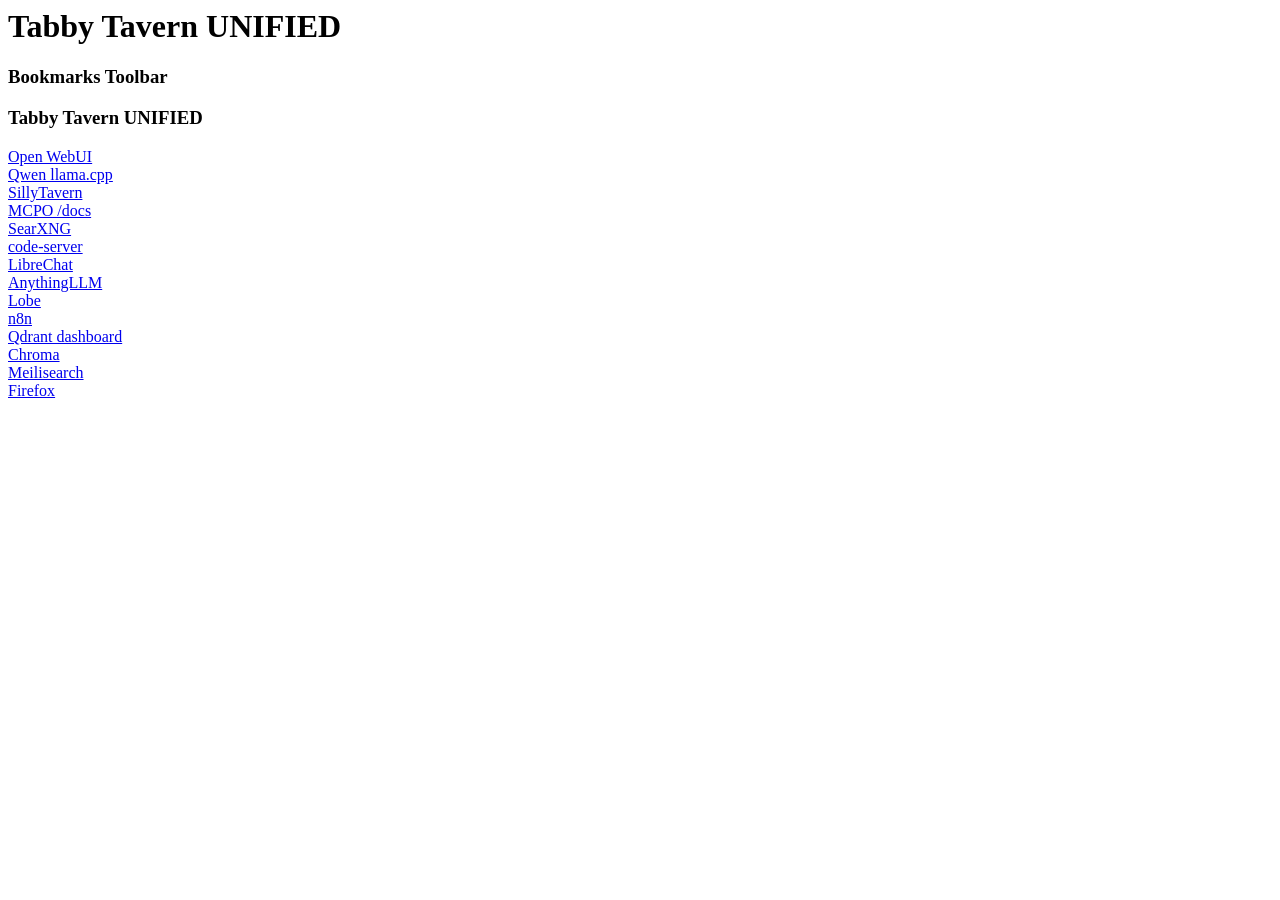
<file: browser/bookmarks.html>
<!DOCTYPE NETSCAPE-Bookmark-file-1>
<!-- Tabby Tavern UNIFIED host bookmark bar.
     Import in Firefox: Bookmarks → Manage bookmarks → Import and Backup → Import Bookmarks from HTML.
     Host URLs (WSL / localhost). Inside the linuxserver Firefox container the same
     services are also pinned via browser/policies.json using host.docker.internal. -->
<META HTTP-EQUIV="Content-Type" CONTENT="text/html; charset=UTF-8">
<TITLE>Tabby Tavern UNIFIED</TITLE>
<H1>Tabby Tavern UNIFIED</H1>
<DL><p>
    <DT><H3 ADD_DATE="0" LAST_MODIFIED="0" PERSONAL_TOOLBAR_FOLDER="true">Bookmarks Toolbar</H3>
    <DL><p>
        <DT><H3 ADD_DATE="0" LAST_MODIFIED="0">Tabby Tavern UNIFIED</H3>
        <DL><p>
            <DT><A HREF="http://localhost:3000/" ADD_DATE="0">Open WebUI</A>
            <DT><A HREF="http://localhost:1234/" ADD_DATE="0">Qwen llama.cpp</A>
            <DT><A HREF="http://localhost:8000/" ADD_DATE="0">SillyTavern</A>
            <DT><A HREF="http://localhost:8001/docs" ADD_DATE="0">MCPO /docs</A>
            <DT><A HREF="http://localhost:8080/" ADD_DATE="0">SearXNG</A>
            <DT><A HREF="http://localhost:8443/" ADD_DATE="0">code-server</A>
            <DT><A HREF="http://localhost:3080/" ADD_DATE="0">LibreChat</A>
            <DT><A HREF="http://localhost:3002/" ADD_DATE="0">AnythingLLM</A>
            <DT><A HREF="http://localhost:3210/" ADD_DATE="0">Lobe</A>
            <DT><A HREF="http://localhost:5678/" ADD_DATE="0">n8n</A>
            <DT><A HREF="http://localhost:6333/dashboard" ADD_DATE="0">Qdrant dashboard</A>
            <DT><A HREF="http://localhost:8005/" ADD_DATE="0">Chroma</A>
            <DT><A HREF="http://localhost:7700/" ADD_DATE="0">Meilisearch</A>
            <DT><A HREF="http://localhost:3010/" ADD_DATE="0">Firefox</A>
        </DL><p>
    </DL><p>
</DL><p>
</file>
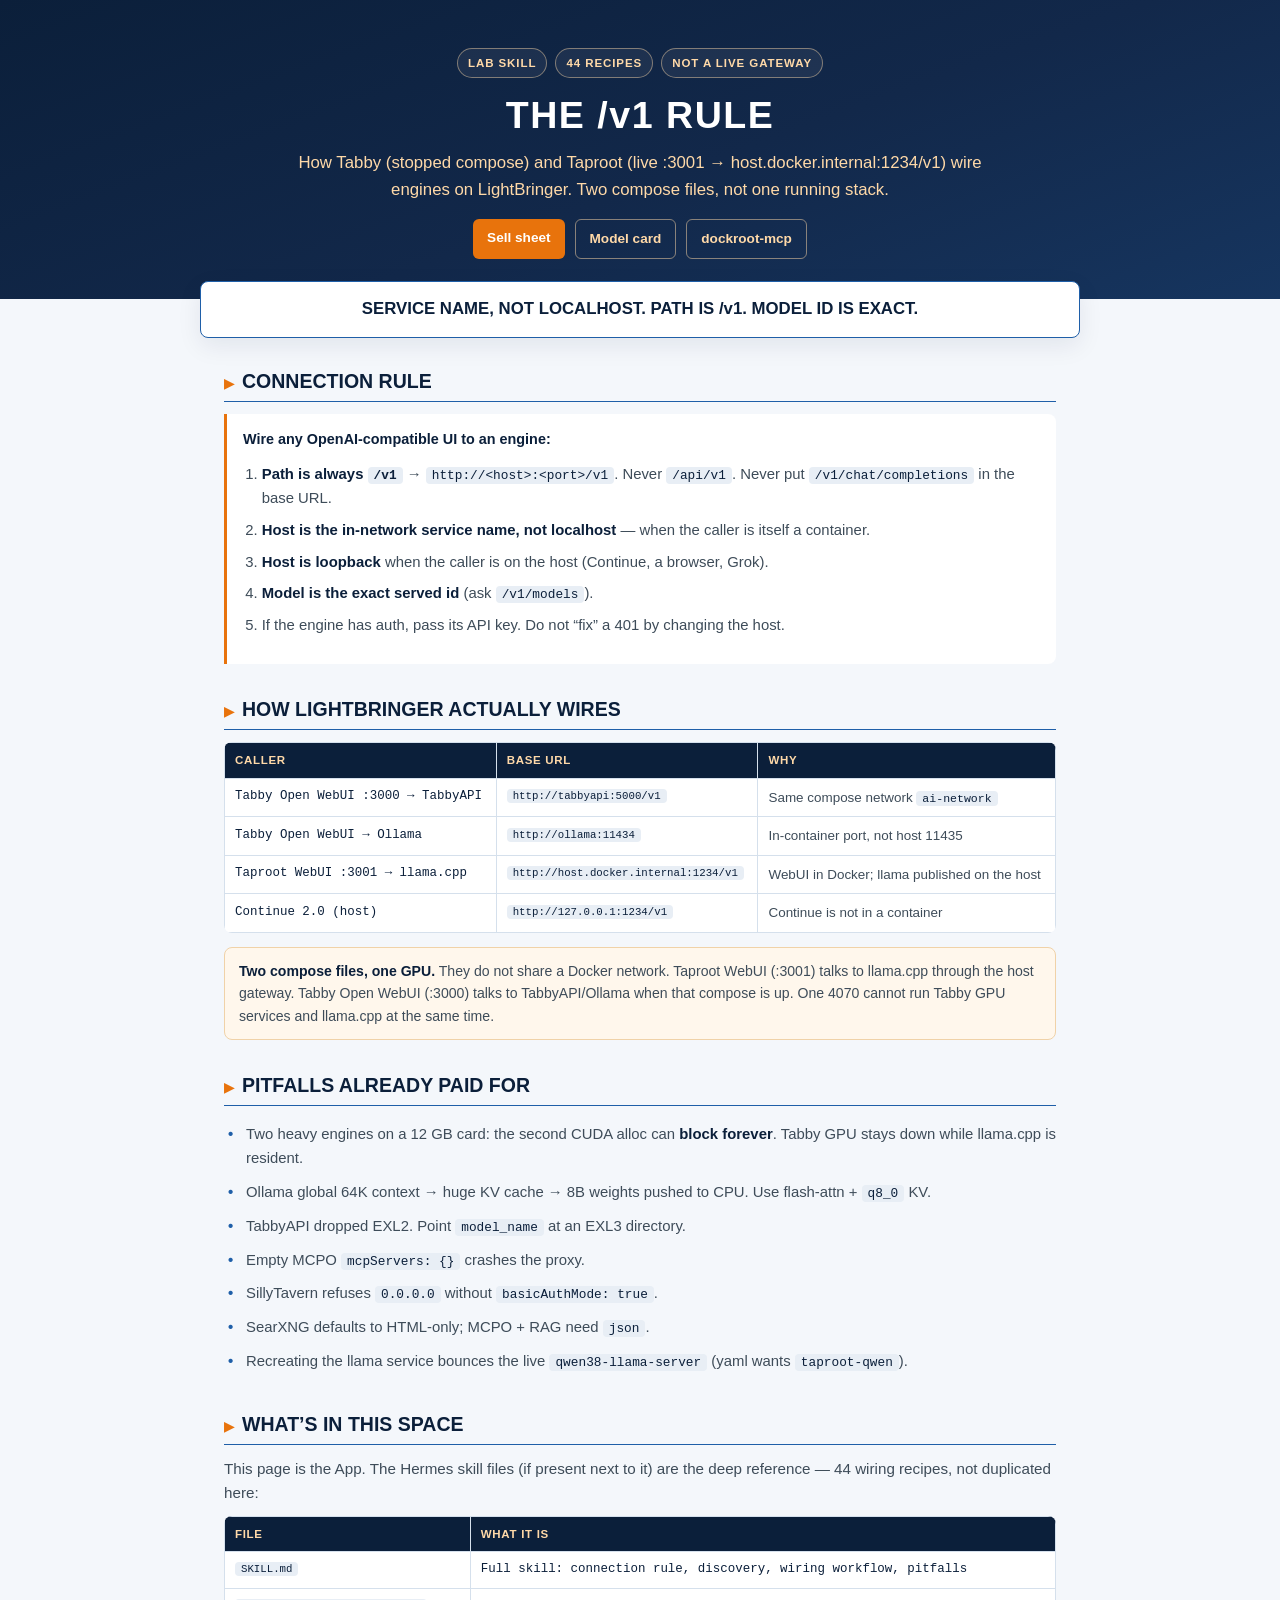
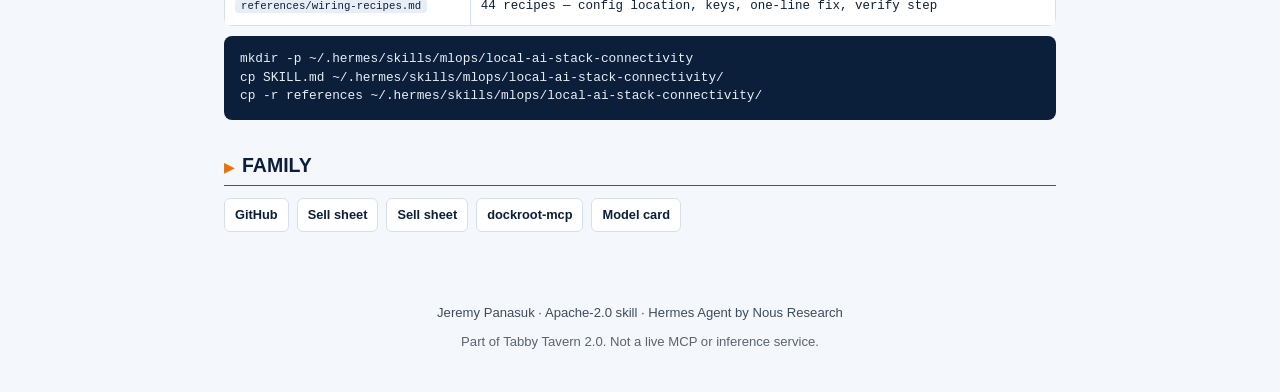
<file: docs/connectivity-space.html>
<!DOCTYPE html>
<html lang="en">
<head>
<meta charset="utf-8">
<meta http-equiv="refresh" content="0; url=spaces/local-ai-stack-connectivity/index.html">
<title>Connectivity companion</title>
</head>
<body>
<p>Moved to <a href="spaces/local-ai-stack-connectivity/index.html">docs/spaces/local-ai-stack-connectivity/</a>.</p>
</body>
</html>
</file>
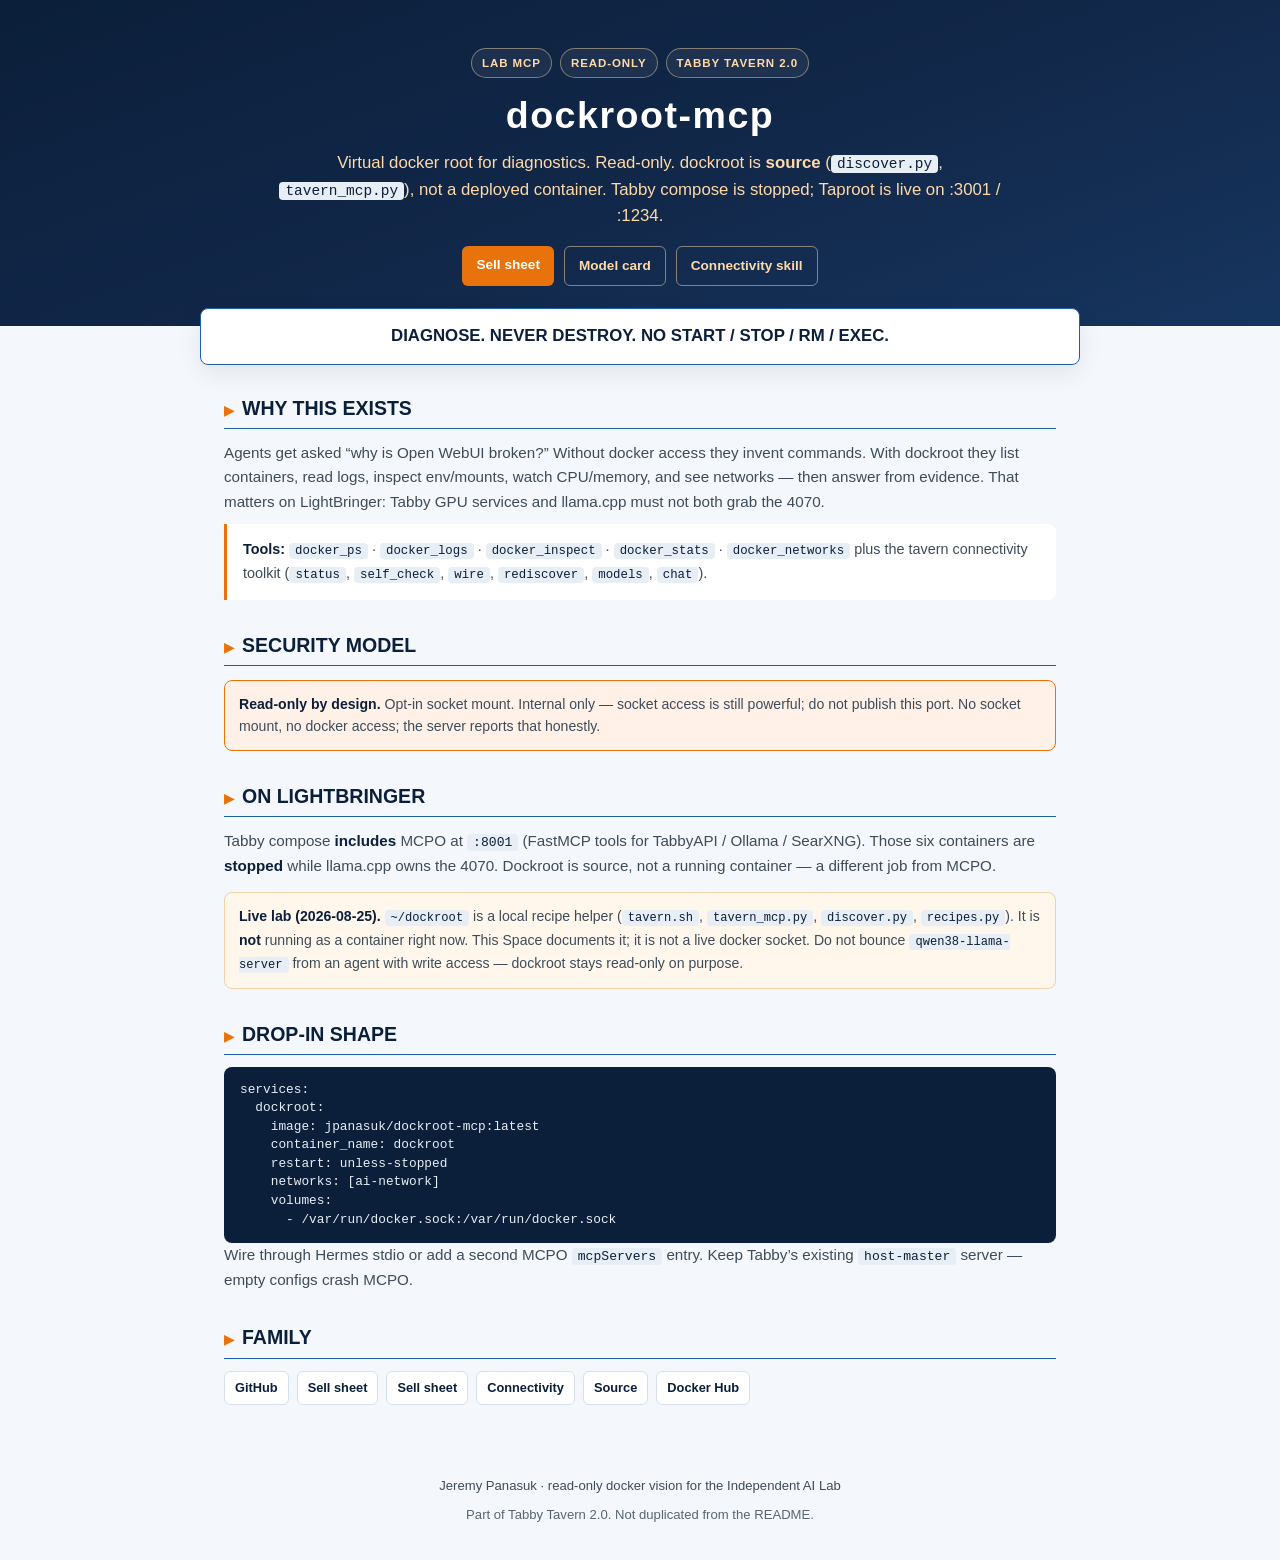
<file: docs/dockroot-space.html>
<!DOCTYPE html>
<html lang="en">
<head>
<meta charset="utf-8">
<meta http-equiv="refresh" content="0; url=spaces/dockroot-mcp/index.html">
<title>dockroot companion</title>
</head>
<body>
<p>Moved to <a href="spaces/dockroot-mcp/index.html">docs/spaces/dockroot-mcp/</a>.</p>
</body>
</html>
</file>
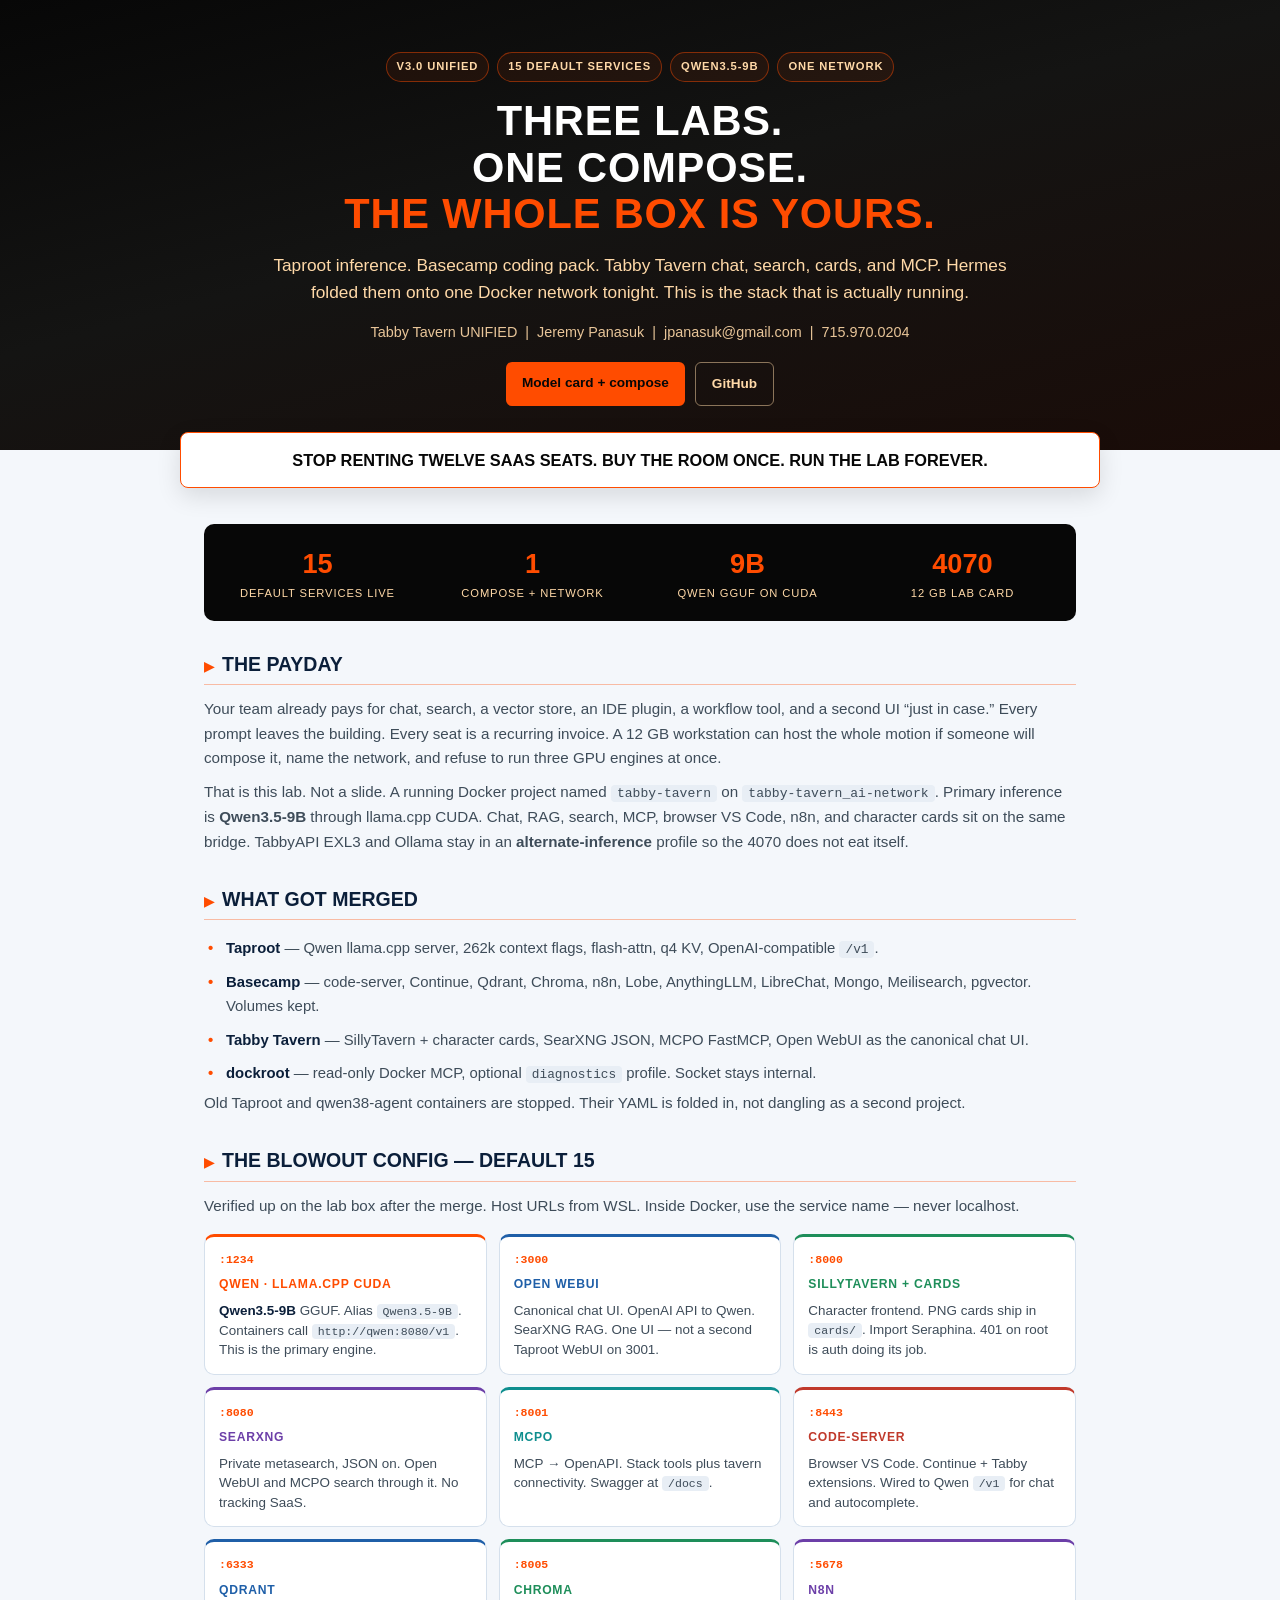
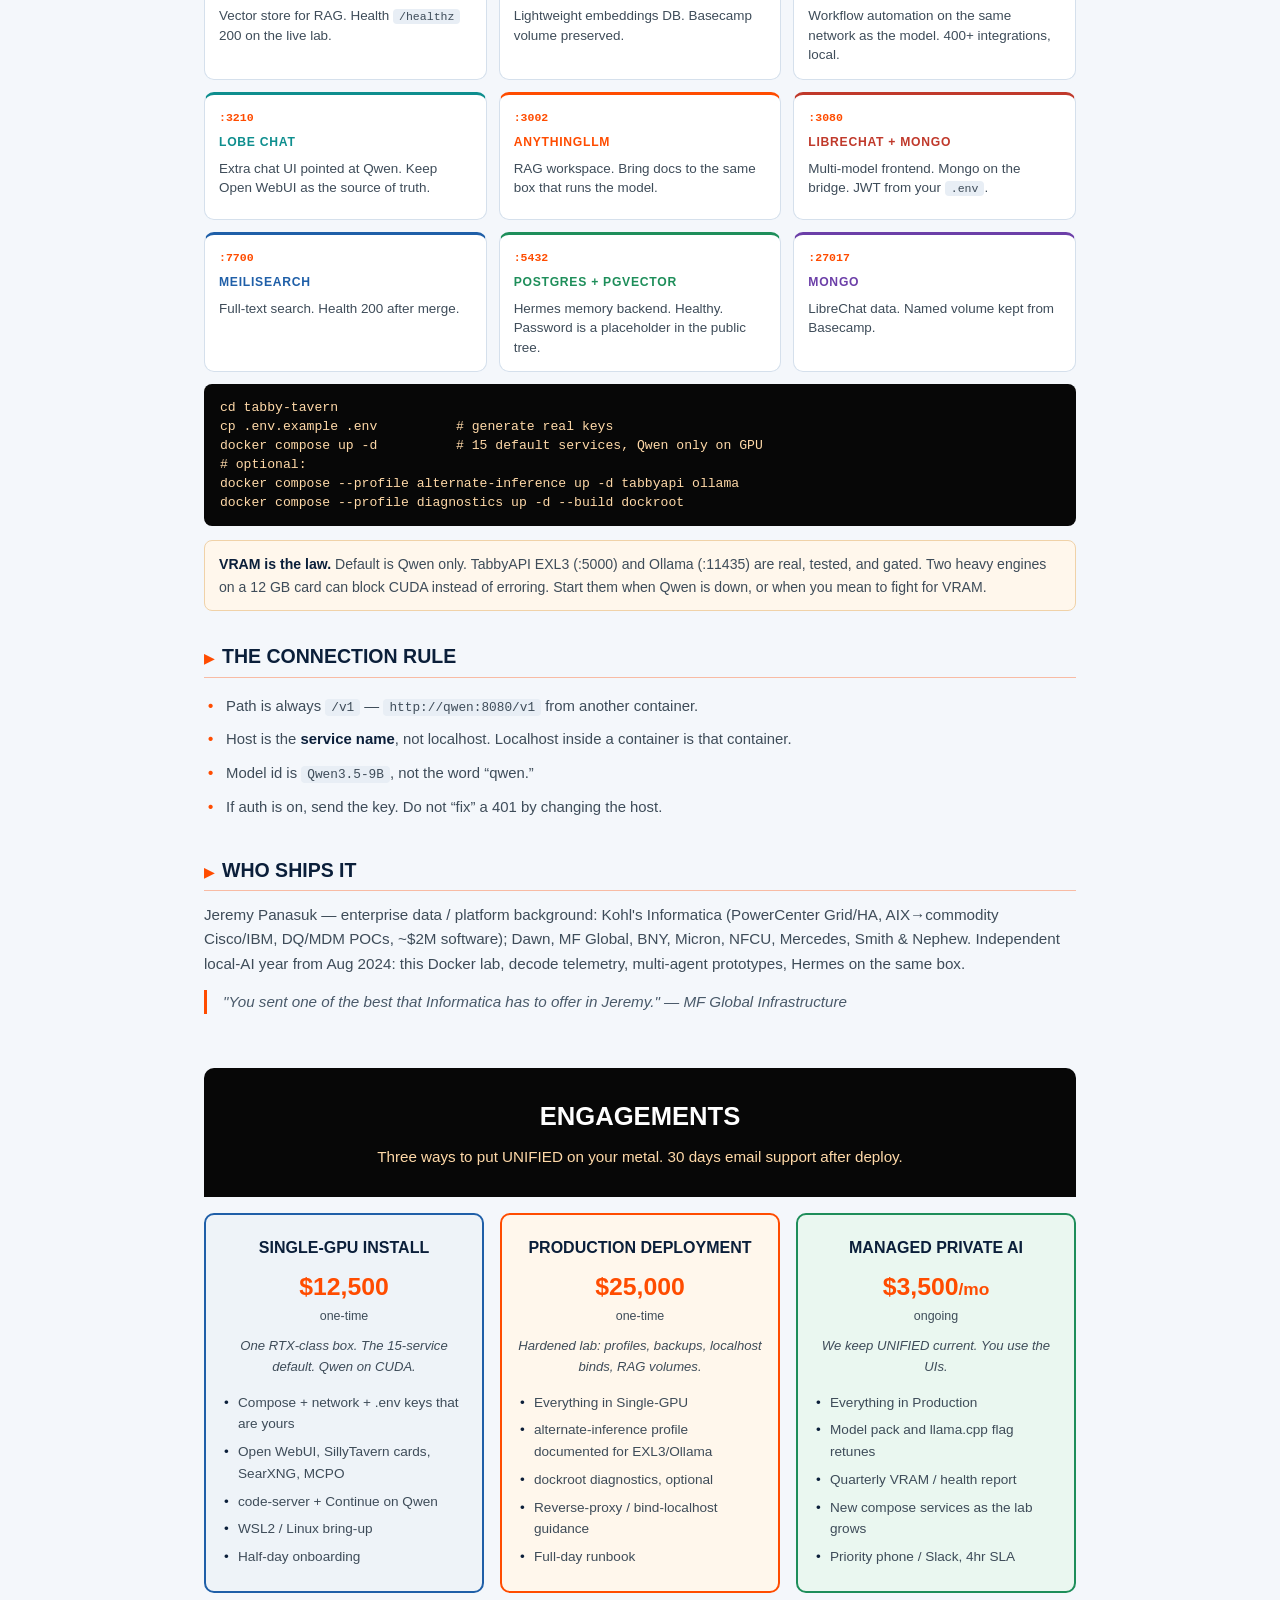
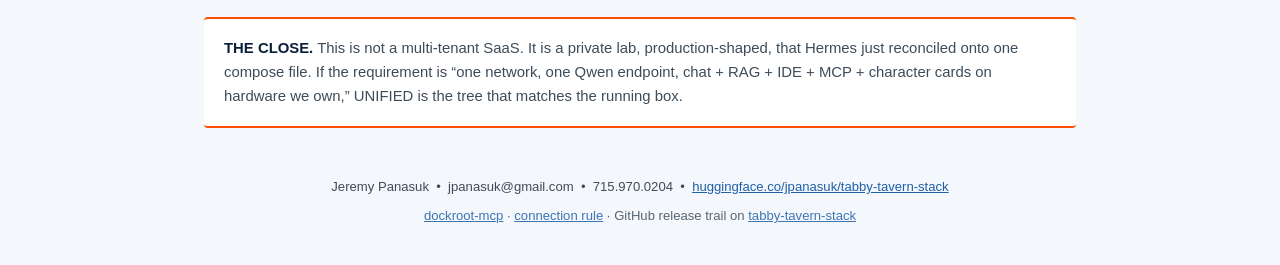
<file: docs/sell-sheet.html>
<!DOCTYPE html>
<html lang="en">
<head>
<meta charset="UTF-8">
<meta name="viewport" content="width=device-width, initial-scale=1.0">
<title>Tabby Tavern UNIFIED — one compose, one network, the whole lab</title>
<meta name="description" content="Taproot + Basecamp + Tabby Tavern merged: 15 default Docker services, Qwen3.5-9B llama.cpp, Open WebUI, SillyTavern, MCPO, code-server, RAG, n8n. One network. RTX 4070 lab.">
<style>
  :root {
    --navy: #070707;
    --navy-2: #141413;
    --blue: #1F5FA8;
    --accent: #ff4c00;
    --light: #EEF3F8;
    --gray: #3E4C59;
    --green: #1E8E5A;
    --cream: #FFF7EC;
    --tag: #FFD9A8;
    --ink: #0B1F3A;
    --line: #d5e0ec;
  }
  * { margin: 0; padding: 0; box-sizing: border-box; }
  body {
    font-family: -apple-system, BlinkMacSystemFont, "Segoe UI", Roboto, Helvetica, Arial, sans-serif;
    background: #f4f7fb;
    color: var(--gray);
    line-height: 1.6;
    -webkit-font-smoothing: antialiased;
  }
  a { color: var(--blue); }
  code {
    font-family: ui-monospace, SFMono-Regular, Menlo, Consolas, monospace;
    font-size: 0.86em;
    background: #e8eef5;
    padding: 1px 6px;
    border-radius: 4px;
  }
  .banner {
    background: linear-gradient(165deg, #070707 0%, #141413 45%, #1a0c08 100%);
    color: white;
    text-align: center;
    padding: 52px 24px 44px;
  }
  .badge-row { display: flex; flex-wrap: wrap; justify-content: center; gap: 8px; margin-bottom: 16px; }
  .badge {
    display: inline-block; font-size: 0.7rem; font-weight: 700; letter-spacing: 0.08em;
    text-transform: uppercase; padding: 5px 10px; border-radius: 999px;
    border: 1px solid rgba(255,76,0,0.45); color: var(--tag); background: rgba(255,76,0,0.08);
  }
  .banner h1 {
    font-size: clamp(1.55rem, 4.4vw, 2.6rem); font-weight: 800; letter-spacing: 0.02em;
    margin-bottom: 14px; line-height: 1.12;
  }
  .banner h1 em { color: var(--accent); font-style: normal; }
  .banner .tagline { font-size: 1.08rem; color: var(--tag); max-width: 760px; margin: 0 auto 14px; }
  .banner .contact { font-size: 0.9rem; color: var(--tag); opacity: 0.9; }
  .banner .links { margin-top: 18px; display: flex; flex-wrap: wrap; justify-content: center; gap: 10px; }
  .banner .links a {
    color: #070707; text-decoration: none; background: var(--accent); font-weight: 800;
    font-size: 0.85rem; padding: 10px 16px; border-radius: 6px;
  }
  .banner .links a.ghost { background: transparent; border: 1px solid rgba(255,217,168,0.5); color: var(--tag); }
  .kicker-wrap { padding: 0 24px; }
  .kicker {
    background: white; border: 1.5px solid var(--accent); text-align: center;
    padding: 14px 20px; margin: -18px auto 0; max-width: 920px; border-radius: 8px;
    position: relative; z-index: 1; box-shadow: 0 8px 24px rgba(7,7,7,0.12);
  }
  .kicker p { font-size: 1.02rem; font-weight: 800; color: var(--navy); }
  .container { max-width: 920px; margin: 0 auto; padding: 28px 24px 24px; }
  .stats-bar {
    display: grid; grid-template-columns: repeat(2, 1fr); gap: 12px;
    background: #070707; color: white; border-radius: 10px; padding: 18px 12px; margin: 8px 0 28px;
  }
  @media (min-width: 700px) { .stats-bar { grid-template-columns: repeat(4, 1fr); } }
  .stat { text-align: center; }
  .stat .num { font-size: 1.7rem; font-weight: 800; color: var(--accent); }
  .stat .label { font-size: 0.7rem; color: var(--tag); text-transform: uppercase; letter-spacing: 0.08em; }
  .section { margin-bottom: 30px; }
  .section h2 { font-size: 1.22rem; font-weight: 800; color: var(--ink); margin-bottom: 4px; }
  .section h2::before { content: "\25B6"; color: var(--accent); margin-right: 8px; font-size: 0.8rem; }
  .section hr { border: none; border-top: 1.5px solid #ff4c00; margin-bottom: 12px; opacity: 0.35; }
  .section p { font-size: 0.95rem; margin-bottom: 10px; }
  .section ul { list-style: none; }
  .section ul li { font-size: 0.93rem; padding: 5px 0 5px 22px; position: relative; }
  .section ul li::before { content: "\2022"; position: absolute; left: 4px; color: var(--accent); font-weight: bold; }
  .section ul li b { color: var(--ink); }
  .cap-grid { display: grid; grid-template-columns: 1fr; gap: 12px; margin-top: 16px; }
  @media (min-width: 640px) { .cap-grid { grid-template-columns: 1fr 1fr; } }
  @media (min-width: 900px) { .cap-grid { grid-template-columns: 1fr 1fr 1fr; } }
  .cap-card {
    border: 1.5px solid var(--line); border-radius: 10px; padding: 14px; background: white; min-height: 128px;
  }
  .cap-card h3 { font-size: 0.76rem; font-weight: 800; text-transform: uppercase; letter-spacing: 0.06em; margin-bottom: 6px; }
  .cap-card p { font-size: 0.84rem; margin: 0; line-height: 1.45; }
  .cap-card p b { color: var(--ink); }
  .port { font-family: ui-monospace, SFMono-Regular, Menlo, Consolas, monospace; font-size: 0.72rem; color: var(--accent); font-weight: 700; margin-bottom: 6px; }
  .c1 { border-top: 3px solid var(--accent); } .c1 h3 { color: var(--accent); }
  .c2 { border-top: 3px solid var(--blue); } .c2 h3 { color: var(--blue); }
  .c3 { border-top: 3px solid var(--green); } .c3 h3 { color: var(--green); }
  .c4 { border-top: 3px solid #6C3FA8; } .c4 h3 { color: #6C3FA8; }
  .c5 { border-top: 3px solid #0E8E8E; } .c5 h3 { color: #0E8E8E; }
  .c6 { border-top: 3px solid #C0392B; } .c6 h3 { color: #C0392B; }
  pre.cmd {
    background: #070707; color: #FFD9A8; padding: 14px 16px; border-radius: 8px;
    overflow-x: auto; font-size: 0.82rem; line-height: 1.45; margin: 12px 0;
  }
  .note {
    background: var(--cream); border: 1px solid #f0d2a8; border-radius: 8px;
    padding: 12px 14px; font-size: 0.88rem; margin-top: 14px;
  }
  .note b { color: var(--ink); }
  .quote {
    font-style: italic; color: #4A5A6A; border-left: 3px solid var(--accent);
    padding-left: 16px; margin: 14px 0 0; font-size: 0.92rem;
  }
  .pricing-header {
    background: #070707; color: white; text-align: center; padding: 28px 24px; border-radius: 10px 10px 0 0;
  }
  .pricing-header h2 { font-size: 1.6rem; font-weight: 800; color: white; }
  .pricing-header h2::before { display: none; }
  .pricing-header p { color: var(--tag); font-size: 0.95rem; margin-top: 8px; }
  .tiers { display: grid; grid-template-columns: 1fr; gap: 16px; margin-top: 16px; }
  @media (min-width: 768px) { .tiers { grid-template-columns: repeat(3, 1fr); } }
  .tier-card { border: 2px solid; border-radius: 10px; padding: 20px 16px; text-align: center; background: white; }
  .tier-card.blue { border-color: var(--blue); background: var(--light); }
  .tier-card.accent { border-color: var(--accent); background: var(--cream); }
  .tier-card.green { border-color: var(--green); background: #EAF7F0; }
  .tier-card h3 { font-size: 1.0rem; font-weight: 800; color: var(--ink); margin-bottom: 6px; }
  .tier-card .price { font-size: 1.55rem; font-weight: 800; color: var(--accent); }
  .tier-card .price-sub { font-size: 0.78rem; margin-bottom: 8px; }
  .tier-card .who { font-style: italic; font-size: 0.82rem; margin-bottom: 12px; min-height: 42px; }
  .tier-card ul { list-style: none; text-align: left; }
  .tier-card ul li { font-size: 0.85rem; padding: 3px 0 3px 16px; position: relative; }
  .tier-card ul li::before { content: "\2022"; position: absolute; left: 2px; color: var(--ink); }
  .bottom-line {
    background: white; border-top: 2px solid var(--accent); border-bottom: 2px solid var(--accent);
    padding: 18px 20px; margin: 24px 0 8px; border-radius: 4px;
  }
  .bottom-line p { font-size: 0.93rem; } .bottom-line b { color: var(--ink); }
  .footer { text-align: center; padding: 16px 24px 40px; font-size: 0.82rem; }
  .footer .refs { margin-top: 8px; opacity: 0.85; }
  @media (max-width: 639px) {
    .banner { padding: 36px 16px 32px; }
    .banner h1 { font-size: 1.32rem; letter-spacing: 0; }
    .kicker p { font-size: 0.84rem; }
    .container { padding: 22px 16px; }
    .cap-card { min-height: 0; }
  }
</style>
</head>
<body>

<div class="banner">
  <div class="badge-row">
    <span class="badge">v3.0 UNIFIED</span>
    <span class="badge">15 default services</span>
    <span class="badge">Qwen3.5-9B</span>
    <span class="badge">one network</span>
  </div>
  <h1>THREE LABS.<br>ONE COMPOSE.<br><em>THE WHOLE BOX IS YOURS.</em></h1>
  <p class="tagline">Taproot inference. Basecamp coding pack. Tabby Tavern chat, search, cards, and MCP. Hermes folded them onto one Docker network tonight. This is the stack that is actually running.</p>
  <p class="contact">Tabby Tavern UNIFIED &nbsp;|&nbsp; Jeremy Panasuk &nbsp;|&nbsp; jpanasuk@gmail.com &nbsp;|&nbsp; 715.970.0204</p>
  <div class="links">
    <a href="https://huggingface.co/jpanasuk/tabby-tavern-stack">Model card + compose</a>
    <a class="ghost" href="https://github.com/jpanasuk-netizen/tabby-tavern-stack">GitHub</a>
  </div>
</div>

<div class="kicker-wrap">
  <div class="kicker">
    <p>STOP RENTING TWELVE SAAS SEATS. BUY THE ROOM ONCE. RUN THE LAB FOREVER.</p>
  </div>
</div>

<div class="container">
  <div class="stats-bar">
    <div class="stat"><div class="num">15</div><div class="label">Default services live</div></div>
    <div class="stat"><div class="num">1</div><div class="label">Compose + network</div></div>
    <div class="stat"><div class="num">9B</div><div class="label">Qwen GGUF on CUDA</div></div>
    <div class="stat"><div class="num">4070</div><div class="label">12 GB lab card</div></div>
  </div>

  <div class="section">
    <h2>THE PAYDAY</h2>
    <hr>
    <p>Your team already pays for chat, search, a vector store, an IDE plugin, a workflow tool, and a second UI “just in case.” Every prompt leaves the building. Every seat is a recurring invoice. A 12 GB workstation can host the whole motion if someone will compose it, name the network, and refuse to run three GPU engines at once.</p>
    <p>That is this lab. Not a slide. A running Docker project named <code>tabby-tavern</code> on <code>tabby-tavern_ai-network</code>. Primary inference is <b>Qwen3.5-9B</b> through llama.cpp CUDA. Chat, RAG, search, MCP, browser VS Code, n8n, and character cards sit on the same bridge. TabbyAPI EXL3 and Ollama stay in an <b>alternate-inference</b> profile so the 4070 does not eat itself.</p>
  </div>

  <div class="section">
    <h2>WHAT GOT MERGED</h2>
    <hr>
    <ul>
      <li><b>Taproot</b> — Qwen llama.cpp server, 262k context flags, flash-attn, q4 KV, OpenAI-compatible <code>/v1</code>.</li>
      <li><b>Basecamp</b> — code-server, Continue, Qdrant, Chroma, n8n, Lobe, AnythingLLM, LibreChat, Mongo, Meilisearch, pgvector. Volumes kept.</li>
      <li><b>Tabby Tavern</b> — SillyTavern + character cards, SearXNG JSON, MCPO FastMCP, Open WebUI as the canonical chat UI.</li>
      <li><b>dockroot</b> — read-only Docker MCP, optional <code>diagnostics</code> profile. Socket stays internal.</li>
    </ul>
    <p>Old Taproot and qwen38-agent containers are stopped. Their YAML is folded in, not dangling as a second project.</p>
  </div>

  <div class="section">
    <h2>THE BLOWOUT CONFIG — DEFAULT 15</h2>
    <hr>
    <p>Verified up on the lab box after the merge. Host URLs from WSL. Inside Docker, use the service name — never localhost.</p>
    <div class="cap-grid">
      <div class="cap-card c1"><div class="port">:1234</div><h3>qwen · llama.cpp CUDA</h3><p><b>Qwen3.5-9B</b> GGUF. Alias <code>Qwen3.5-9B</code>. Containers call <code>http://qwen:8080/v1</code>. This is the primary engine.</p></div>
      <div class="cap-card c2"><div class="port">:3000</div><h3>Open WebUI</h3><p>Canonical chat UI. OpenAI API to Qwen. SearXNG RAG. One UI — not a second Taproot WebUI on 3001.</p></div>
      <div class="cap-card c3"><div class="port">:8000</div><h3>SillyTavern + cards</h3><p>Character frontend. PNG cards ship in <code>cards/</code>. Import Seraphina. 401 on root is auth doing its job.</p></div>
      <div class="cap-card c4"><div class="port">:8080</div><h3>SearXNG</h3><p>Private metasearch, JSON on. Open WebUI and MCPO search through it. No tracking SaaS.</p></div>
      <div class="cap-card c5"><div class="port">:8001</div><h3>MCPO</h3><p>MCP → OpenAPI. Stack tools plus tavern connectivity. Swagger at <code>/docs</code>.</p></div>
      <div class="cap-card c6"><div class="port">:8443</div><h3>code-server</h3><p>Browser VS Code. Continue + Tabby extensions. Wired to Qwen <code>/v1</code> for chat and autocomplete.</p></div>
      <div class="cap-card c2"><div class="port">:6333</div><h3>Qdrant</h3><p>Vector store for RAG. Health <code>/healthz</code> 200 on the live lab.</p></div>
      <div class="cap-card c3"><div class="port">:8005</div><h3>Chroma</h3><p>Lightweight embeddings DB. Basecamp volume preserved.</p></div>
      <div class="cap-card c4"><div class="port">:5678</div><h3>n8n</h3><p>Workflow automation on the same network as the model. 400+ integrations, local.</p></div>
      <div class="cap-card c5"><div class="port">:3210</div><h3>Lobe Chat</h3><p>Extra chat UI pointed at Qwen. Keep Open WebUI as the source of truth.</p></div>
      <div class="cap-card c1"><div class="port">:3002</div><h3>AnythingLLM</h3><p>RAG workspace. Bring docs to the same box that runs the model.</p></div>
      <div class="cap-card c6"><div class="port">:3080</div><h3>LibreChat + Mongo</h3><p>Multi-model frontend. Mongo on the bridge. JWT from your <code>.env</code>.</p></div>
      <div class="cap-card c2"><div class="port">:7700</div><h3>Meilisearch</h3><p>Full-text search. Health 200 after merge.</p></div>
      <div class="cap-card c3"><div class="port">:5432</div><h3>Postgres + pgvector</h3><p>Hermes memory backend. Healthy. Password is a placeholder in the public tree.</p></div>
      <div class="cap-card c4"><div class="port">:27017</div><h3>Mongo</h3><p>LibreChat data. Named volume kept from Basecamp.</p></div>
    </div>
    <pre class="cmd">cd tabby-tavern
cp .env.example .env          # generate real keys
docker compose up -d          # 15 default services, Qwen only on GPU
# optional:
docker compose --profile alternate-inference up -d tabbyapi ollama
docker compose --profile diagnostics up -d --build dockroot</pre>
    <div class="note">
      <b>VRAM is the law.</b> Default is Qwen only. TabbyAPI EXL3 (:5000) and Ollama (:11435) are real, tested, and gated. Two heavy engines on a 12 GB card can block CUDA instead of erroring. Start them when Qwen is down, or when you mean to fight for VRAM.
    </div>
  </div>

  <div class="section">
    <h2>THE CONNECTION RULE</h2>
    <hr>
    <ul>
      <li>Path is always <code>/v1</code> — <code>http://qwen:8080/v1</code> from another container.</li>
      <li>Host is the <b>service name</b>, not localhost. Localhost inside a container is that container.</li>
      <li>Model id is <code>Qwen3.5-9B</code>, not the word “qwen.”</li>
      <li>If auth is on, send the key. Do not “fix” a 401 by changing the host.</li>
    </ul>
  </div>

  <div class="section">
    <h2>WHO SHIPS IT</h2>
    <hr>
    <p>Jeremy Panasuk — enterprise data / platform background: Kohl's Informatica (PowerCenter Grid/HA, AIX→commodity Cisco/IBM, DQ/MDM POCs, ~$2M software); Dawn, MF Global, BNY, Micron, NFCU, Mercedes, Smith &amp; Nephew. Independent local-AI year from Aug 2024: this Docker lab, decode telemetry, multi-agent prototypes, Hermes on the same box.</p>
    <p class="quote">"You sent one of the best that Informatica has to offer in Jeremy." — MF Global Infrastructure</p>
  </div>
</div>

<div class="container" style="padding-top:0;">
  <div class="pricing-header">
    <h2>ENGAGEMENTS</h2>
    <p>Three ways to put UNIFIED on your metal. 30 days email support after deploy.</p>
  </div>
  <div class="tiers">
    <div class="tier-card blue">
      <h3>SINGLE-GPU INSTALL</h3>
      <div class="price">$12,500</div>
      <div class="price-sub">one-time</div>
      <div class="who">One RTX-class box. The 15-service default. Qwen on CUDA.</div>
      <ul>
        <li>Compose + network + .env keys that are yours</li>
        <li>Open WebUI, SillyTavern cards, SearXNG, MCPO</li>
        <li>code-server + Continue on Qwen</li>
        <li>WSL2 / Linux bring-up</li>
        <li>Half-day onboarding</li>
      </ul>
    </div>
    <div class="tier-card accent">
      <h3>PRODUCTION DEPLOYMENT</h3>
      <div class="price">$25,000</div>
      <div class="price-sub">one-time</div>
      <div class="who">Hardened lab: profiles, backups, localhost binds, RAG volumes.</div>
      <ul>
        <li>Everything in Single-GPU</li>
        <li>alternate-inference profile documented for EXL3/Ollama</li>
        <li>dockroot diagnostics, optional</li>
        <li>Reverse-proxy / bind-localhost guidance</li>
        <li>Full-day runbook</li>
      </ul>
    </div>
    <div class="tier-card green">
      <h3>MANAGED PRIVATE AI</h3>
      <div class="price">$3,500<span style="font-size:0.7em;">/mo</span></div>
      <div class="price-sub">ongoing</div>
      <div class="who">We keep UNIFIED current. You use the UIs.</div>
      <ul>
        <li>Everything in Production</li>
        <li>Model pack and llama.cpp flag retunes</li>
        <li>Quarterly VRAM / health report</li>
        <li>New compose services as the lab grows</li>
        <li>Priority phone / Slack, 4hr SLA</li>
      </ul>
    </div>
  </div>
  <div class="bottom-line">
    <p><b>THE CLOSE.</b> This is not a multi-tenant SaaS. It is a private lab, production-shaped, that Hermes just reconciled onto one compose file. If the requirement is “one network, one Qwen endpoint, chat + RAG + IDE + MCP + character cards on hardware we own,” UNIFIED is the tree that matches the running box.</p>
  </div>
</div>

<div class="footer">
  <p>Jeremy Panasuk &nbsp;&bull;&nbsp; jpanasuk@gmail.com &nbsp;&bull;&nbsp; 715.970.0204 &nbsp;&bull;&nbsp; <a href="https://huggingface.co/jpanasuk/tabby-tavern-stack">huggingface.co/jpanasuk/tabby-tavern-stack</a></p>
  <p class="refs"><a href="https://huggingface.co/spaces/jpanasuk/dockroot-mcp">dockroot-mcp</a> · <a href="https://huggingface.co/spaces/jpanasuk/local-ai-stack-connectivity">connection rule</a> · GitHub release trail on <a href="https://github.com/jpanasuk-netizen/tabby-tavern-stack">tabby-tavern-stack</a></p>
</div>
</body>
</html>
</file>
<file: docs/spaces/dockroot-mcp/tavern.css>
/* Tabby Tavern 2.0 — shared Space tokens.
   Copy this file next to index.html when uploading a static HF Space. */
:root {
  --navy: #0B1F3A;
  --navy-2: #12284a;
  --blue: #1F5FA8;
  --accent: #E8730C;
  --light: #EEF3F8;
  --gray: #3E4C59;
  --green: #1E8E5A;
  --cream: #FFF7EC;
  --tag: #FFD9A8;
  --ink: #0B1F3A;
  --line: #d5e0ec;
  --warn: #9A3412;
  --paper: #f4f7fb;
}

* { margin: 0; padding: 0; box-sizing: border-box; }

html { scroll-behavior: smooth; }

body {
  font-family: -apple-system, BlinkMacSystemFont, "Segoe UI", Roboto, Helvetica, Arial, sans-serif;
  background: var(--paper);
  color: var(--gray);
  line-height: 1.6;
  -webkit-font-smoothing: antialiased;
}

a { color: var(--blue); }
a:hover { color: var(--accent); }

code {
  font-family: ui-monospace, SFMono-Regular, Menlo, Consolas, monospace;
  font-size: 0.86em;
  background: #e8eef5;
  padding: 1px 6px;
  border-radius: 4px;
  color: var(--navy);
}

pre {
  font-family: ui-monospace, SFMono-Regular, Menlo, Consolas, monospace;
  background: var(--navy);
  color: #e8eef5;
  padding: 14px 16px;
  border-radius: 8px;
  overflow-x: auto;
  font-size: 0.8rem;
  line-height: 1.45;
  margin: 10px 0 0;
}
pre code { background: transparent; color: inherit; padding: 0; }

.banner {
  background: linear-gradient(160deg, var(--navy) 0%, var(--navy-2) 55%, #16355f 100%);
  color: white;
  text-align: center;
  padding: 48px 24px 40px;
}
.badge-row {
  display: flex;
  flex-wrap: wrap;
  justify-content: center;
  gap: 8px;
  margin-bottom: 16px;
}
.badge {
  display: inline-block;
  font-size: 0.72rem;
  font-weight: 700;
  letter-spacing: 0.08em;
  text-transform: uppercase;
  padding: 5px 10px;
  border-radius: 999px;
  border: 1px solid rgba(255,217,168,0.45);
  color: var(--tag);
  background: rgba(255,255,255,0.06);
}
.banner h1 {
  font-size: clamp(1.6rem, 4vw, 2.35rem);
  font-weight: 800;
  letter-spacing: 0.04em;
  margin-bottom: 12px;
  line-height: 1.15;
}
.banner h1.hero-hook {
  letter-spacing: 0.01em;
  font-size: clamp(1.35rem, 3.4vw, 2.05rem);
  max-width: 18em;
  margin-left: auto;
  margin-right: auto;
}
.banner .tagline {
  font-size: 1.05rem;
  color: var(--tag);
  max-width: 740px;
  margin: 0 auto 14px;
}
.banner .contact { font-size: 0.9rem; color: var(--tag); opacity: 0.9; }
.banner .links {
  margin-top: 16px;
  display: flex;
  flex-wrap: wrap;
  justify-content: center;
  gap: 10px;
}
.banner .links a {
  color: white;
  text-decoration: none;
  background: var(--accent);
  font-weight: 700;
  font-size: 0.85rem;
  padding: 8px 14px;
  border-radius: 6px;
}
.banner .links a.ghost {
  background: transparent;
  border: 1px solid rgba(255,217,168,0.5);
  color: var(--tag);
}

.kicker-wrap { padding: 0 24px; }
.kicker {
  background: white;
  border: 1.5px solid var(--blue);
  text-align: center;
  padding: 14px 20px;
  margin: -18px auto 0;
  max-width: 880px;
  border-radius: 8px;
  position: relative;
  z-index: 1;
  box-shadow: 0 8px 24px rgba(11,31,58,0.08);
}
.kicker p { font-size: 1.05rem; font-weight: 800; color: var(--navy); }

.container { max-width: 880px; margin: 0 auto; padding: 28px 24px 24px; }
.container.narrow-top { padding-top: 0; }

.stats-bar {
  display: grid;
  grid-template-columns: repeat(2, 1fr);
  gap: 12px;
  background: var(--navy);
  color: white;
  border-radius: 10px;
  padding: 18px 12px;
  margin: 8px 0 28px;
}
.stat { text-align: center; }
.stat .num { font-size: 1.7rem; font-weight: 800; color: var(--accent); }
.stat .label {
  font-size: 0.72rem;
  color: var(--tag);
  text-transform: uppercase;
  letter-spacing: 0.08em;
}

.section { margin-bottom: 30px; }
.section h2 {
  font-size: 1.22rem;
  font-weight: 800;
  color: var(--navy);
  margin-bottom: 4px;
}
.section h2::before {
  content: "\25B6";
  color: var(--accent);
  margin-right: 8px;
  font-size: 0.8rem;
}
.section hr {
  border: none;
  border-top: 1.5px solid var(--blue);
  margin-bottom: 12px;
}
.section p { font-size: 0.95rem; margin-bottom: 10px; }
.section ul { list-style: none; }
.section ul li {
  font-size: 0.93rem;
  padding: 5px 0 5px 22px;
  position: relative;
}
.section ul li::before {
  content: "\2022";
  position: absolute;
  left: 4px;
  color: var(--blue);
  font-weight: bold;
}
.section ol { padding-left: 1.3em; margin: 8px 0; }
.section ol li { font-size: 0.93rem; padding: 4px 0; }
.section ul li b, .section ol li b, .section p b { color: var(--navy); }

.cap-grid {
  display: grid;
  grid-template-columns: 1fr;
  gap: 12px;
  margin-top: 16px;
}
.cap-card {
  border: 1.5px solid var(--line);
  border-radius: 10px;
  padding: 14px 14px 12px;
  background: white;
  min-height: 132px;
}
.cap-card h3 {
  font-size: 0.78rem;
  font-weight: 800;
  text-transform: uppercase;
  letter-spacing: 0.06em;
  margin-bottom: 6px;
}
.cap-card p { font-size: 0.84rem; margin: 0; line-height: 1.45; }
.cap-card p b { color: var(--navy); }
.cap-card .port {
  font-family: ui-monospace, SFMono-Regular, Menlo, Consolas, monospace;
  font-size: 0.72rem;
  color: var(--accent);
  font-weight: 700;
  margin-bottom: 6px;
}
.c1 { border-top: 3px solid var(--blue); }
.c1 h3 { color: var(--blue); }
.c2 { border-top: 3px solid var(--accent); }
.c2 h3 { color: var(--accent); }
.c3 { border-top: 3px solid var(--green); }
.c3 h3 { color: var(--green); }
.c4 { border-top: 3px solid #6C3FA8; }
.c4 h3 { color: #6C3FA8; }
.c5 { border-top: 3px solid #0E8E8E; }
.c5 h3 { color: #0E8E8E; }
.c6 { border-top: 3px solid #C0392B; }
.c6 h3 { color: #C0392B; }

.note, .vram {
  border-radius: 8px;
  padding: 12px 14px;
  font-size: 0.88rem;
  margin-top: 14px;
}
.note {
  background: var(--cream);
  border: 1px solid #f0d2a8;
}
.vram {
  background: #fff1e8;
  border: 1.5px solid var(--accent);
}
.note b, .vram b { color: var(--navy); }

.steps {
  display: grid;
  grid-template-columns: 1fr;
  gap: 12px;
  margin-top: 14px;
}
.step {
  background: white;
  border: 1.5px solid var(--line);
  border-radius: 10px;
  padding: 14px 16px;
  text-align: left;
}
.step .n {
  font-size: 0.7rem;
  font-weight: 800;
  letter-spacing: 0.1em;
  text-transform: uppercase;
  color: var(--accent);
  margin-bottom: 4px;
}
.step h3 {
  font-size: 1.05rem;
  font-weight: 800;
  color: var(--navy);
  margin-bottom: 6px;
}
.step p { font-size: 0.9rem; margin: 0; line-height: 1.45; }
.step p b { color: var(--navy); }

.quote {
  font-style: italic;
  color: #4A5A6A;
  border-left: 3px solid var(--blue);
  padding-left: 16px;
  margin: 14px 0 0;
  font-size: 0.92rem;
}

table.ports {
  width: 100%;
  border-collapse: collapse;
  font-size: 0.84rem;
  margin-top: 8px;
  background: white;
  border-radius: 8px;
  overflow: hidden;
}
table.ports th, table.ports td {
  border: 1px solid var(--line);
  padding: 8px 10px;
  text-align: left;
}
table.ports th {
  background: var(--navy);
  color: var(--tag);
  font-size: 0.72rem;
  letter-spacing: 0.06em;
  text-transform: uppercase;
}
table.ports td:first-child, table.ports td:nth-child(2) {
  font-family: ui-monospace, SFMono-Regular, Menlo, Consolas, monospace;
  font-size: 0.78rem;
  color: var(--navy);
  white-space: nowrap;
}

.rule {
  background: white;
  border-left: 3px solid var(--accent);
  padding: 14px 16px;
  border-radius: 0 8px 8px 0;
  margin: 10px 0 0;
  font-size: 0.9rem;
}
.rule strong { color: var(--navy); }

.pricing-header {
  background: var(--navy);
  color: white;
  text-align: center;
  padding: 28px 24px;
  border-radius: 10px 10px 0 0;
}
.pricing-header h2 { font-size: 1.6rem; font-weight: 800; color: white; }
.pricing-header h2::before { display: none; }
.pricing-header p { color: var(--tag); font-size: 0.95rem; margin-top: 8px; }

.tiers {
  display: grid;
  grid-template-columns: 1fr;
  gap: 16px;
  margin-top: 16px;
}
.tier-card {
  border: 2px solid;
  border-radius: 10px;
  padding: 20px 16px;
  text-align: center;
  background: white;
}
.tier-card.blue { border-color: var(--blue); background: var(--light); }
.tier-card.accent { border-color: var(--accent); background: var(--cream); }
.tier-card.green { border-color: var(--green); background: #EAF7F0; }
.tier-card h3 { font-size: 1.0rem; font-weight: 800; color: var(--navy); margin-bottom: 6px; }
.tier-card .price { font-size: 1.55rem; font-weight: 800; color: var(--accent); }
.tier-card .price-sub { font-size: 0.78rem; margin-bottom: 8px; }
.tier-card .who { font-style: italic; font-size: 0.82rem; margin-bottom: 12px; min-height: 42px; }
.tier-card ul { list-style: none; text-align: left; }
.tier-card ul li { font-size: 0.85rem; padding: 3px 0 3px 16px; position: relative; }
.tier-card ul li::before { content: "\2022"; position: absolute; left: 2px; color: var(--navy); }

.bottom-line {
  background: white;
  border-top: 2px solid var(--accent);
  border-bottom: 2px solid var(--accent);
  padding: 18px 20px;
  margin: 24px 0 8px;
  border-radius: 4px;
}
.bottom-line p { font-size: 0.93rem; }
.bottom-line b { color: var(--navy); }

.family {
  display: flex;
  flex-wrap: wrap;
  gap: 8px;
  margin-top: 8px;
}
.family a {
  text-decoration: none;
  font-size: 0.8rem;
  font-weight: 700;
  padding: 6px 10px;
  border-radius: 6px;
  border: 1px solid var(--line);
  background: white;
  color: var(--navy);
}
.family a:hover { border-color: var(--accent); color: var(--accent); }

.footer {
  text-align: center;
  padding: 16px 24px 40px;
  font-size: 0.82rem;
}
.footer .refs { margin-top: 8px; opacity: 0.85; }

@media (min-width: 640px) {
  .stats-bar { grid-template-columns: repeat(4, 1fr); }
  .cap-grid { grid-template-columns: 1fr 1fr; }
  .steps { grid-template-columns: 1fr 1fr; }
}
@media (min-width: 768px) {
  .tiers { grid-template-columns: repeat(3, 1fr); }
}
@media (min-width: 900px) {
  .cap-grid { grid-template-columns: 1fr 1fr 1fr; }
}
@media (max-width: 639px) {
  .banner { padding: 36px 16px 32px; }
  .banner h1 { font-size: 1.28rem; letter-spacing: 0; }
  .banner h1.hero-hook { font-size: 1.08rem; max-width: none; }
  .banner .tagline { font-size: 0.9rem; }
  .banner .contact { font-size: 0.8rem; line-height: 1.45; }
  .badge { font-size: 0.65rem; padding: 4px 8px; }
  .kicker { margin-left: 0; margin-right: 0; padding: 12px 12px; }
  .kicker p { font-size: 0.8rem; line-height: 1.35; }
  .container { padding: 22px 16px 16px; }
  .stat .num { font-size: 1.45rem; }
  .stat .label { font-size: 0.62rem; letter-spacing: 0.04em; }
  .cap-card { min-height: 0; }
  .section h2 { font-size: 1.08rem; }
  table.ports { font-size: 0.75rem; }
  table.ports td:first-child, table.ports td:nth-child(2) { white-space: normal; }
}
</file>
<file: docs/spaces/local-ai-stack-connectivity/tavern.css>
/* Tabby Tavern 2.0 — shared Space tokens.
   Copy this file next to index.html when uploading a static HF Space. */
:root {
  --navy: #0B1F3A;
  --navy-2: #12284a;
  --blue: #1F5FA8;
  --accent: #E8730C;
  --light: #EEF3F8;
  --gray: #3E4C59;
  --green: #1E8E5A;
  --cream: #FFF7EC;
  --tag: #FFD9A8;
  --ink: #0B1F3A;
  --line: #d5e0ec;
  --warn: #9A3412;
  --paper: #f4f7fb;
}

* { margin: 0; padding: 0; box-sizing: border-box; }

html { scroll-behavior: smooth; }

body {
  font-family: -apple-system, BlinkMacSystemFont, "Segoe UI", Roboto, Helvetica, Arial, sans-serif;
  background: var(--paper);
  color: var(--gray);
  line-height: 1.6;
  -webkit-font-smoothing: antialiased;
}

a { color: var(--blue); }
a:hover { color: var(--accent); }

code {
  font-family: ui-monospace, SFMono-Regular, Menlo, Consolas, monospace;
  font-size: 0.86em;
  background: #e8eef5;
  padding: 1px 6px;
  border-radius: 4px;
  color: var(--navy);
}

pre {
  font-family: ui-monospace, SFMono-Regular, Menlo, Consolas, monospace;
  background: var(--navy);
  color: #e8eef5;
  padding: 14px 16px;
  border-radius: 8px;
  overflow-x: auto;
  font-size: 0.8rem;
  line-height: 1.45;
  margin: 10px 0 0;
}
pre code { background: transparent; color: inherit; padding: 0; }

.banner {
  background: linear-gradient(160deg, var(--navy) 0%, var(--navy-2) 55%, #16355f 100%);
  color: white;
  text-align: center;
  padding: 48px 24px 40px;
}
.badge-row {
  display: flex;
  flex-wrap: wrap;
  justify-content: center;
  gap: 8px;
  margin-bottom: 16px;
}
.badge {
  display: inline-block;
  font-size: 0.72rem;
  font-weight: 700;
  letter-spacing: 0.08em;
  text-transform: uppercase;
  padding: 5px 10px;
  border-radius: 999px;
  border: 1px solid rgba(255,217,168,0.45);
  color: var(--tag);
  background: rgba(255,255,255,0.06);
}
.banner h1 {
  font-size: clamp(1.6rem, 4vw, 2.35rem);
  font-weight: 800;
  letter-spacing: 0.04em;
  margin-bottom: 12px;
  line-height: 1.15;
}
.banner h1.hero-hook {
  letter-spacing: 0.01em;
  font-size: clamp(1.35rem, 3.4vw, 2.05rem);
  max-width: 18em;
  margin-left: auto;
  margin-right: auto;
}
.banner .tagline {
  font-size: 1.05rem;
  color: var(--tag);
  max-width: 740px;
  margin: 0 auto 14px;
}
.banner .contact { font-size: 0.9rem; color: var(--tag); opacity: 0.9; }
.banner .links {
  margin-top: 16px;
  display: flex;
  flex-wrap: wrap;
  justify-content: center;
  gap: 10px;
}
.banner .links a {
  color: white;
  text-decoration: none;
  background: var(--accent);
  font-weight: 700;
  font-size: 0.85rem;
  padding: 8px 14px;
  border-radius: 6px;
}
.banner .links a.ghost {
  background: transparent;
  border: 1px solid rgba(255,217,168,0.5);
  color: var(--tag);
}

.kicker-wrap { padding: 0 24px; }
.kicker {
  background: white;
  border: 1.5px solid var(--blue);
  text-align: center;
  padding: 14px 20px;
  margin: -18px auto 0;
  max-width: 880px;
  border-radius: 8px;
  position: relative;
  z-index: 1;
  box-shadow: 0 8px 24px rgba(11,31,58,0.08);
}
.kicker p { font-size: 1.05rem; font-weight: 800; color: var(--navy); }

.container { max-width: 880px; margin: 0 auto; padding: 28px 24px 24px; }
.container.narrow-top { padding-top: 0; }

.stats-bar {
  display: grid;
  grid-template-columns: repeat(2, 1fr);
  gap: 12px;
  background: var(--navy);
  color: white;
  border-radius: 10px;
  padding: 18px 12px;
  margin: 8px 0 28px;
}
.stat { text-align: center; }
.stat .num { font-size: 1.7rem; font-weight: 800; color: var(--accent); }
.stat .label {
  font-size: 0.72rem;
  color: var(--tag);
  text-transform: uppercase;
  letter-spacing: 0.08em;
}

.section { margin-bottom: 30px; }
.section h2 {
  font-size: 1.22rem;
  font-weight: 800;
  color: var(--navy);
  margin-bottom: 4px;
}
.section h2::before {
  content: "\25B6";
  color: var(--accent);
  margin-right: 8px;
  font-size: 0.8rem;
}
.section hr {
  border: none;
  border-top: 1.5px solid var(--blue);
  margin-bottom: 12px;
}
.section p { font-size: 0.95rem; margin-bottom: 10px; }
.section ul { list-style: none; }
.section ul li {
  font-size: 0.93rem;
  padding: 5px 0 5px 22px;
  position: relative;
}
.section ul li::before {
  content: "\2022";
  position: absolute;
  left: 4px;
  color: var(--blue);
  font-weight: bold;
}
.section ol { padding-left: 1.3em; margin: 8px 0; }
.section ol li { font-size: 0.93rem; padding: 4px 0; }
.section ul li b, .section ol li b, .section p b { color: var(--navy); }

.cap-grid {
  display: grid;
  grid-template-columns: 1fr;
  gap: 12px;
  margin-top: 16px;
}
.cap-card {
  border: 1.5px solid var(--line);
  border-radius: 10px;
  padding: 14px 14px 12px;
  background: white;
  min-height: 132px;
}
.cap-card h3 {
  font-size: 0.78rem;
  font-weight: 800;
  text-transform: uppercase;
  letter-spacing: 0.06em;
  margin-bottom: 6px;
}
.cap-card p { font-size: 0.84rem; margin: 0; line-height: 1.45; }
.cap-card p b { color: var(--navy); }
.cap-card .port {
  font-family: ui-monospace, SFMono-Regular, Menlo, Consolas, monospace;
  font-size: 0.72rem;
  color: var(--accent);
  font-weight: 700;
  margin-bottom: 6px;
}
.c1 { border-top: 3px solid var(--blue); }
.c1 h3 { color: var(--blue); }
.c2 { border-top: 3px solid var(--accent); }
.c2 h3 { color: var(--accent); }
.c3 { border-top: 3px solid var(--green); }
.c3 h3 { color: var(--green); }
.c4 { border-top: 3px solid #6C3FA8; }
.c4 h3 { color: #6C3FA8; }
.c5 { border-top: 3px solid #0E8E8E; }
.c5 h3 { color: #0E8E8E; }
.c6 { border-top: 3px solid #C0392B; }
.c6 h3 { color: #C0392B; }

.note, .vram {
  border-radius: 8px;
  padding: 12px 14px;
  font-size: 0.88rem;
  margin-top: 14px;
}
.note {
  background: var(--cream);
  border: 1px solid #f0d2a8;
}
.vram {
  background: #fff1e8;
  border: 1.5px solid var(--accent);
}
.note b, .vram b { color: var(--navy); }

.steps {
  display: grid;
  grid-template-columns: 1fr;
  gap: 12px;
  margin-top: 14px;
}
.step {
  background: white;
  border: 1.5px solid var(--line);
  border-radius: 10px;
  padding: 14px 16px;
  text-align: left;
}
.step .n {
  font-size: 0.7rem;
  font-weight: 800;
  letter-spacing: 0.1em;
  text-transform: uppercase;
  color: var(--accent);
  margin-bottom: 4px;
}
.step h3 {
  font-size: 1.05rem;
  font-weight: 800;
  color: var(--navy);
  margin-bottom: 6px;
}
.step p { font-size: 0.9rem; margin: 0; line-height: 1.45; }
.step p b { color: var(--navy); }

.quote {
  font-style: italic;
  color: #4A5A6A;
  border-left: 3px solid var(--blue);
  padding-left: 16px;
  margin: 14px 0 0;
  font-size: 0.92rem;
}

table.ports {
  width: 100%;
  border-collapse: collapse;
  font-size: 0.84rem;
  margin-top: 8px;
  background: white;
  border-radius: 8px;
  overflow: hidden;
}
table.ports th, table.ports td {
  border: 1px solid var(--line);
  padding: 8px 10px;
  text-align: left;
}
table.ports th {
  background: var(--navy);
  color: var(--tag);
  font-size: 0.72rem;
  letter-spacing: 0.06em;
  text-transform: uppercase;
}
table.ports td:first-child, table.ports td:nth-child(2) {
  font-family: ui-monospace, SFMono-Regular, Menlo, Consolas, monospace;
  font-size: 0.78rem;
  color: var(--navy);
  white-space: nowrap;
}

.rule {
  background: white;
  border-left: 3px solid var(--accent);
  padding: 14px 16px;
  border-radius: 0 8px 8px 0;
  margin: 10px 0 0;
  font-size: 0.9rem;
}
.rule strong { color: var(--navy); }

.pricing-header {
  background: var(--navy);
  color: white;
  text-align: center;
  padding: 28px 24px;
  border-radius: 10px 10px 0 0;
}
.pricing-header h2 { font-size: 1.6rem; font-weight: 800; color: white; }
.pricing-header h2::before { display: none; }
.pricing-header p { color: var(--tag); font-size: 0.95rem; margin-top: 8px; }

.tiers {
  display: grid;
  grid-template-columns: 1fr;
  gap: 16px;
  margin-top: 16px;
}
.tier-card {
  border: 2px solid;
  border-radius: 10px;
  padding: 20px 16px;
  text-align: center;
  background: white;
}
.tier-card.blue { border-color: var(--blue); background: var(--light); }
.tier-card.accent { border-color: var(--accent); background: var(--cream); }
.tier-card.green { border-color: var(--green); background: #EAF7F0; }
.tier-card h3 { font-size: 1.0rem; font-weight: 800; color: var(--navy); margin-bottom: 6px; }
.tier-card .price { font-size: 1.55rem; font-weight: 800; color: var(--accent); }
.tier-card .price-sub { font-size: 0.78rem; margin-bottom: 8px; }
.tier-card .who { font-style: italic; font-size: 0.82rem; margin-bottom: 12px; min-height: 42px; }
.tier-card ul { list-style: none; text-align: left; }
.tier-card ul li { font-size: 0.85rem; padding: 3px 0 3px 16px; position: relative; }
.tier-card ul li::before { content: "\2022"; position: absolute; left: 2px; color: var(--navy); }

.bottom-line {
  background: white;
  border-top: 2px solid var(--accent);
  border-bottom: 2px solid var(--accent);
  padding: 18px 20px;
  margin: 24px 0 8px;
  border-radius: 4px;
}
.bottom-line p { font-size: 0.93rem; }
.bottom-line b { color: var(--navy); }

.family {
  display: flex;
  flex-wrap: wrap;
  gap: 8px;
  margin-top: 8px;
}
.family a {
  text-decoration: none;
  font-size: 0.8rem;
  font-weight: 700;
  padding: 6px 10px;
  border-radius: 6px;
  border: 1px solid var(--line);
  background: white;
  color: var(--navy);
}
.family a:hover { border-color: var(--accent); color: var(--accent); }

.footer {
  text-align: center;
  padding: 16px 24px 40px;
  font-size: 0.82rem;
}
.footer .refs { margin-top: 8px; opacity: 0.85; }

@media (min-width: 640px) {
  .stats-bar { grid-template-columns: repeat(4, 1fr); }
  .cap-grid { grid-template-columns: 1fr 1fr; }
  .steps { grid-template-columns: 1fr 1fr; }
}
@media (min-width: 768px) {
  .tiers { grid-template-columns: repeat(3, 1fr); }
}
@media (min-width: 900px) {
  .cap-grid { grid-template-columns: 1fr 1fr 1fr; }
}
@media (max-width: 639px) {
  .banner { padding: 36px 16px 32px; }
  .banner h1 { font-size: 1.28rem; letter-spacing: 0; }
  .banner h1.hero-hook { font-size: 1.08rem; max-width: none; }
  .banner .tagline { font-size: 0.9rem; }
  .banner .contact { font-size: 0.8rem; line-height: 1.45; }
  .badge { font-size: 0.65rem; padding: 4px 8px; }
  .kicker { margin-left: 0; margin-right: 0; padding: 12px 12px; }
  .kicker p { font-size: 0.8rem; line-height: 1.35; }
  .container { padding: 22px 16px 16px; }
  .stat .num { font-size: 1.45rem; }
  .stat .label { font-size: 0.62rem; letter-spacing: 0.04em; }
  .cap-card { min-height: 0; }
  .section h2 { font-size: 1.08rem; }
  table.ports { font-size: 0.75rem; }
  table.ports td:first-child, table.ports td:nth-child(2) { white-space: normal; }
}
</file>
<file: docs/spaces/tabby-tavern-stack/tavern.css>
/* Tabby Tavern 2.0 — shared Space tokens.
   Copy this file next to index.html when uploading a static HF Space. */
:root {
  --navy: #0B1F3A;
  --navy-2: #12284a;
  --blue: #1F5FA8;
  --accent: #E8730C;
  --light: #EEF3F8;
  --gray: #3E4C59;
  --green: #1E8E5A;
  --cream: #FFF7EC;
  --tag: #FFD9A8;
  --ink: #0B1F3A;
  --line: #d5e0ec;
  --warn: #9A3412;
  --paper: #f4f7fb;
}

* { margin: 0; padding: 0; box-sizing: border-box; }

html { scroll-behavior: smooth; }

body {
  font-family: -apple-system, BlinkMacSystemFont, "Segoe UI", Roboto, Helvetica, Arial, sans-serif;
  background: var(--paper);
  color: var(--gray);
  line-height: 1.6;
  -webkit-font-smoothing: antialiased;
}

a { color: var(--blue); }
a:hover { color: var(--accent); }

code {
  font-family: ui-monospace, SFMono-Regular, Menlo, Consolas, monospace;
  font-size: 0.86em;
  background: #e8eef5;
  padding: 1px 6px;
  border-radius: 4px;
  color: var(--navy);
}

pre {
  font-family: ui-monospace, SFMono-Regular, Menlo, Consolas, monospace;
  background: var(--navy);
  color: #e8eef5;
  padding: 14px 16px;
  border-radius: 8px;
  overflow-x: auto;
  font-size: 0.8rem;
  line-height: 1.45;
  margin: 10px 0 0;
}
pre code { background: transparent; color: inherit; padding: 0; }

.banner {
  background: linear-gradient(160deg, var(--navy) 0%, var(--navy-2) 55%, #16355f 100%);
  color: white;
  text-align: center;
  padding: 48px 24px 40px;
}
.badge-row {
  display: flex;
  flex-wrap: wrap;
  justify-content: center;
  gap: 8px;
  margin-bottom: 16px;
}
.badge {
  display: inline-block;
  font-size: 0.72rem;
  font-weight: 700;
  letter-spacing: 0.08em;
  text-transform: uppercase;
  padding: 5px 10px;
  border-radius: 999px;
  border: 1px solid rgba(255,217,168,0.45);
  color: var(--tag);
  background: rgba(255,255,255,0.06);
}
.banner h1 {
  font-size: clamp(1.6rem, 4vw, 2.35rem);
  font-weight: 800;
  letter-spacing: 0.04em;
  margin-bottom: 12px;
  line-height: 1.15;
}
.banner h1.hero-hook {
  letter-spacing: 0.01em;
  font-size: clamp(1.35rem, 3.4vw, 2.05rem);
  max-width: 18em;
  margin-left: auto;
  margin-right: auto;
}
.banner .tagline {
  font-size: 1.05rem;
  color: var(--tag);
  max-width: 740px;
  margin: 0 auto 14px;
}
.banner .contact { font-size: 0.9rem; color: var(--tag); opacity: 0.9; }
.banner .links {
  margin-top: 16px;
  display: flex;
  flex-wrap: wrap;
  justify-content: center;
  gap: 10px;
}
.banner .links a {
  color: white;
  text-decoration: none;
  background: var(--accent);
  font-weight: 700;
  font-size: 0.85rem;
  padding: 8px 14px;
  border-radius: 6px;
}
.banner .links a.ghost {
  background: transparent;
  border: 1px solid rgba(255,217,168,0.5);
  color: var(--tag);
}

.kicker-wrap { padding: 0 24px; }
.kicker {
  background: white;
  border: 1.5px solid var(--blue);
  text-align: center;
  padding: 14px 20px;
  margin: -18px auto 0;
  max-width: 880px;
  border-radius: 8px;
  position: relative;
  z-index: 1;
  box-shadow: 0 8px 24px rgba(11,31,58,0.08);
}
.kicker p { font-size: 1.05rem; font-weight: 800; color: var(--navy); }

.container { max-width: 880px; margin: 0 auto; padding: 28px 24px 24px; }
.container.narrow-top { padding-top: 0; }

.stats-bar {
  display: grid;
  grid-template-columns: repeat(2, 1fr);
  gap: 12px;
  background: var(--navy);
  color: white;
  border-radius: 10px;
  padding: 18px 12px;
  margin: 8px 0 28px;
}
.stat { text-align: center; }
.stat .num { font-size: 1.7rem; font-weight: 800; color: var(--accent); }
.stat .label {
  font-size: 0.72rem;
  color: var(--tag);
  text-transform: uppercase;
  letter-spacing: 0.08em;
}

.section { margin-bottom: 30px; }
.section h2 {
  font-size: 1.22rem;
  font-weight: 800;
  color: var(--navy);
  margin-bottom: 4px;
}
.section h2::before {
  content: "\25B6";
  color: var(--accent);
  margin-right: 8px;
  font-size: 0.8rem;
}
.section hr {
  border: none;
  border-top: 1.5px solid var(--blue);
  margin-bottom: 12px;
}
.section p { font-size: 0.95rem; margin-bottom: 10px; }
.section ul { list-style: none; }
.section ul li {
  font-size: 0.93rem;
  padding: 5px 0 5px 22px;
  position: relative;
}
.section ul li::before {
  content: "\2022";
  position: absolute;
  left: 4px;
  color: var(--blue);
  font-weight: bold;
}
.section ol { padding-left: 1.3em; margin: 8px 0; }
.section ol li { font-size: 0.93rem; padding: 4px 0; }
.section ul li b, .section ol li b, .section p b { color: var(--navy); }

.cap-grid {
  display: grid;
  grid-template-columns: 1fr;
  gap: 12px;
  margin-top: 16px;
}
.cap-card {
  border: 1.5px solid var(--line);
  border-radius: 10px;
  padding: 14px 14px 12px;
  background: white;
  min-height: 132px;
}
.cap-card h3 {
  font-size: 0.78rem;
  font-weight: 800;
  text-transform: uppercase;
  letter-spacing: 0.06em;
  margin-bottom: 6px;
}
.cap-card p { font-size: 0.84rem; margin: 0; line-height: 1.45; }
.cap-card p b { color: var(--navy); }
.cap-card .port {
  font-family: ui-monospace, SFMono-Regular, Menlo, Consolas, monospace;
  font-size: 0.72rem;
  color: var(--accent);
  font-weight: 700;
  margin-bottom: 6px;
}
.c1 { border-top: 3px solid var(--blue); }
.c1 h3 { color: var(--blue); }
.c2 { border-top: 3px solid var(--accent); }
.c2 h3 { color: var(--accent); }
.c3 { border-top: 3px solid var(--green); }
.c3 h3 { color: var(--green); }
.c4 { border-top: 3px solid #6C3FA8; }
.c4 h3 { color: #6C3FA8; }
.c5 { border-top: 3px solid #0E8E8E; }
.c5 h3 { color: #0E8E8E; }
.c6 { border-top: 3px solid #C0392B; }
.c6 h3 { color: #C0392B; }

.note, .vram {
  border-radius: 8px;
  padding: 12px 14px;
  font-size: 0.88rem;
  margin-top: 14px;
}
.note {
  background: var(--cream);
  border: 1px solid #f0d2a8;
}
.vram {
  background: #fff1e8;
  border: 1.5px solid var(--accent);
}
.note b, .vram b { color: var(--navy); }

.steps {
  display: grid;
  grid-template-columns: 1fr;
  gap: 12px;
  margin-top: 14px;
}
.step {
  background: white;
  border: 1.5px solid var(--line);
  border-radius: 10px;
  padding: 14px 16px;
  text-align: left;
}
.step .n {
  font-size: 0.7rem;
  font-weight: 800;
  letter-spacing: 0.1em;
  text-transform: uppercase;
  color: var(--accent);
  margin-bottom: 4px;
}
.step h3 {
  font-size: 1.05rem;
  font-weight: 800;
  color: var(--navy);
  margin-bottom: 6px;
}
.step p { font-size: 0.9rem; margin: 0; line-height: 1.45; }
.step p b { color: var(--navy); }

.quote {
  font-style: italic;
  color: #4A5A6A;
  border-left: 3px solid var(--blue);
  padding-left: 16px;
  margin: 14px 0 0;
  font-size: 0.92rem;
}

table.ports {
  width: 100%;
  border-collapse: collapse;
  font-size: 0.84rem;
  margin-top: 8px;
  background: white;
  border-radius: 8px;
  overflow: hidden;
}
table.ports th, table.ports td {
  border: 1px solid var(--line);
  padding: 8px 10px;
  text-align: left;
}
table.ports th {
  background: var(--navy);
  color: var(--tag);
  font-size: 0.72rem;
  letter-spacing: 0.06em;
  text-transform: uppercase;
}
table.ports td:first-child, table.ports td:nth-child(2) {
  font-family: ui-monospace, SFMono-Regular, Menlo, Consolas, monospace;
  font-size: 0.78rem;
  color: var(--navy);
  white-space: nowrap;
}

.rule {
  background: white;
  border-left: 3px solid var(--accent);
  padding: 14px 16px;
  border-radius: 0 8px 8px 0;
  margin: 10px 0 0;
  font-size: 0.9rem;
}
.rule strong { color: var(--navy); }

.pricing-header {
  background: var(--navy);
  color: white;
  text-align: center;
  padding: 28px 24px;
  border-radius: 10px 10px 0 0;
}
.pricing-header h2 { font-size: 1.6rem; font-weight: 800; color: white; }
.pricing-header h2::before { display: none; }
.pricing-header p { color: var(--tag); font-size: 0.95rem; margin-top: 8px; }

.tiers {
  display: grid;
  grid-template-columns: 1fr;
  gap: 16px;
  margin-top: 16px;
}
.tier-card {
  border: 2px solid;
  border-radius: 10px;
  padding: 20px 16px;
  text-align: center;
  background: white;
}
.tier-card.blue { border-color: var(--blue); background: var(--light); }
.tier-card.accent { border-color: var(--accent); background: var(--cream); }
.tier-card.green { border-color: var(--green); background: #EAF7F0; }
.tier-card h3 { font-size: 1.0rem; font-weight: 800; color: var(--navy); margin-bottom: 6px; }
.tier-card .price { font-size: 1.55rem; font-weight: 800; color: var(--accent); }
.tier-card .price-sub { font-size: 0.78rem; margin-bottom: 8px; }
.tier-card .who { font-style: italic; font-size: 0.82rem; margin-bottom: 12px; min-height: 42px; }
.tier-card ul { list-style: none; text-align: left; }
.tier-card ul li { font-size: 0.85rem; padding: 3px 0 3px 16px; position: relative; }
.tier-card ul li::before { content: "\2022"; position: absolute; left: 2px; color: var(--navy); }

.bottom-line {
  background: white;
  border-top: 2px solid var(--accent);
  border-bottom: 2px solid var(--accent);
  padding: 18px 20px;
  margin: 24px 0 8px;
  border-radius: 4px;
}
.bottom-line p { font-size: 0.93rem; }
.bottom-line b { color: var(--navy); }

.family {
  display: flex;
  flex-wrap: wrap;
  gap: 8px;
  margin-top: 8px;
}
.family a {
  text-decoration: none;
  font-size: 0.8rem;
  font-weight: 700;
  padding: 6px 10px;
  border-radius: 6px;
  border: 1px solid var(--line);
  background: white;
  color: var(--navy);
}
.family a:hover { border-color: var(--accent); color: var(--accent); }

.footer {
  text-align: center;
  padding: 16px 24px 40px;
  font-size: 0.82rem;
}
.footer .refs { margin-top: 8px; opacity: 0.85; }

@media (min-width: 640px) {
  .stats-bar { grid-template-columns: repeat(4, 1fr); }
  .cap-grid { grid-template-columns: 1fr 1fr; }
  .steps { grid-template-columns: 1fr 1fr; }
}
@media (min-width: 768px) {
  .tiers { grid-template-columns: repeat(3, 1fr); }
}
@media (min-width: 900px) {
  .cap-grid { grid-template-columns: 1fr 1fr 1fr; }
}
@media (max-width: 639px) {
  .banner { padding: 36px 16px 32px; }
  .banner h1 { font-size: 1.28rem; letter-spacing: 0; }
  .banner h1.hero-hook { font-size: 1.08rem; max-width: none; }
  .banner .tagline { font-size: 0.9rem; }
  .banner .contact { font-size: 0.8rem; line-height: 1.45; }
  .badge { font-size: 0.65rem; padding: 4px 8px; }
  .kicker { margin-left: 0; margin-right: 0; padding: 12px 12px; }
  .kicker p { font-size: 0.8rem; line-height: 1.35; }
  .container { padding: 22px 16px 16px; }
  .stat .num { font-size: 1.45rem; }
  .stat .label { font-size: 0.62rem; letter-spacing: 0.04em; }
  .cap-card { min-height: 0; }
  .section h2 { font-size: 1.08rem; }
  table.ports { font-size: 0.75rem; }
  table.ports td:first-child, table.ports td:nth-child(2) { white-space: normal; }
}
</file>
